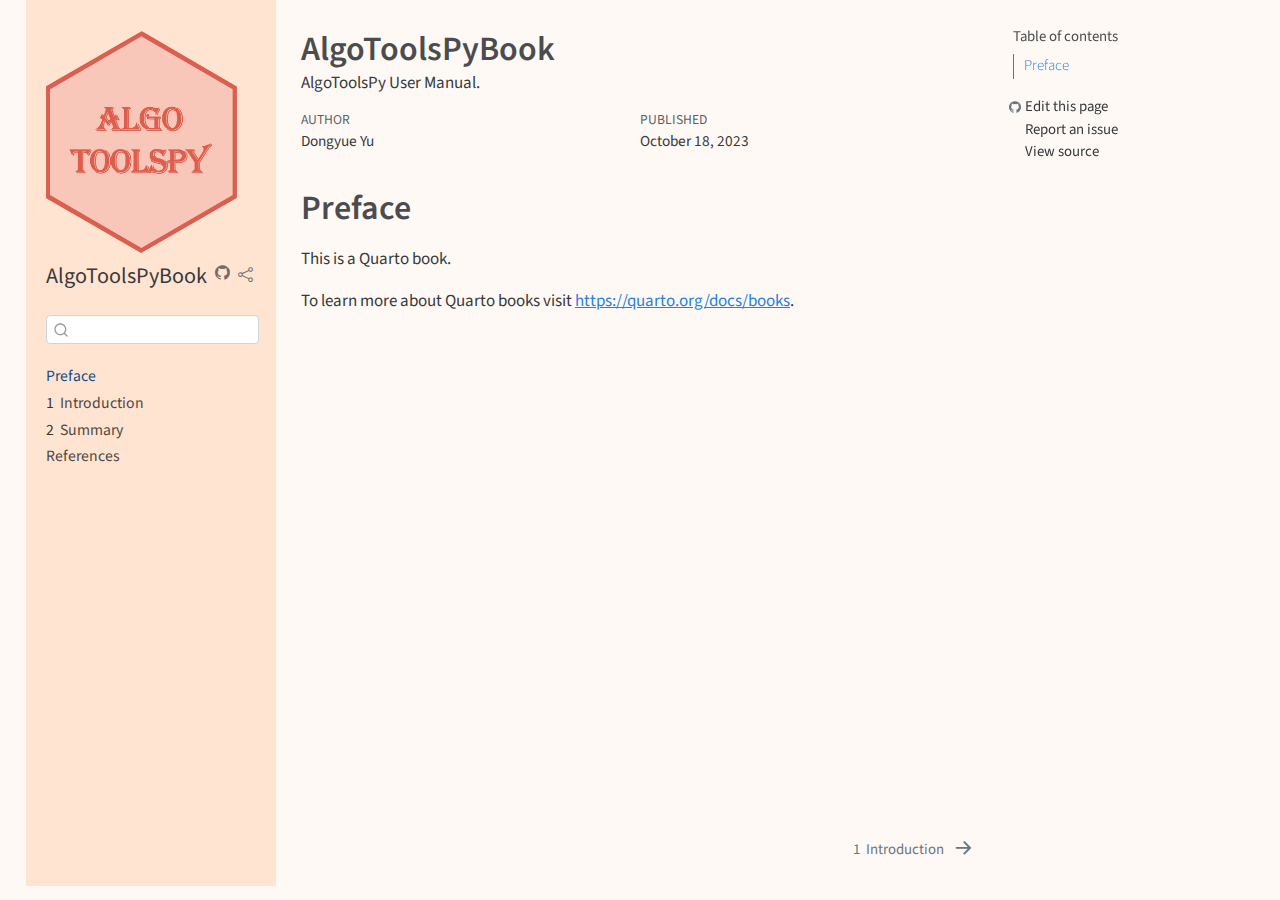
<file: index.html>
<!DOCTYPE html>
<html xmlns="http://www.w3.org/1999/xhtml" lang="en" xml:lang="en"><head>

<meta charset="utf-8">
<meta name="generator" content="quarto-1.3.450">

<meta name="viewport" content="width=device-width, initial-scale=1.0, user-scalable=yes">

<meta name="author" content="Dongyue Yu">
<meta name="dcterms.date" content="2023-10-18">
<meta name="description" content="AlgoToolsPy User Manual.">

<title>AlgoToolsPyBook</title>
<style>
code{white-space: pre-wrap;}
span.smallcaps{font-variant: small-caps;}
div.columns{display: flex; gap: min(4vw, 1.5em);}
div.column{flex: auto; overflow-x: auto;}
div.hanging-indent{margin-left: 1.5em; text-indent: -1.5em;}
ul.task-list{list-style: none;}
ul.task-list li input[type="checkbox"] {
  width: 0.8em;
  margin: 0 0.8em 0.2em -1em; /* quarto-specific, see https://github.com/quarto-dev/quarto-cli/issues/4556 */ 
  vertical-align: middle;
}
</style>


<script src="site_libs/quarto-nav/quarto-nav.js"></script>
<script src="site_libs/quarto-nav/headroom.min.js"></script>
<script src="site_libs/clipboard/clipboard.min.js"></script>
<script src="site_libs/quarto-search/autocomplete.umd.js"></script>
<script src="site_libs/quarto-search/fuse.min.js"></script>
<script src="site_libs/quarto-search/quarto-search.js"></script>
<meta name="quarto:offset" content="./">
<link href="./intro.html" rel="next">
<link href="./algotoolspy_pylogo.png" rel="icon" type="image/png">
<script src="site_libs/quarto-html/quarto.js"></script>
<script src="site_libs/quarto-html/popper.min.js"></script>
<script src="site_libs/quarto-html/tippy.umd.min.js"></script>
<script src="site_libs/quarto-html/anchor.min.js"></script>
<link href="site_libs/quarto-html/tippy.css" rel="stylesheet">
<link href="site_libs/quarto-html/quarto-syntax-highlighting.css" rel="stylesheet" id="quarto-text-highlighting-styles">
<script src="site_libs/bootstrap/bootstrap.min.js"></script>
<link href="site_libs/bootstrap/bootstrap-icons.css" rel="stylesheet">
<link href="site_libs/bootstrap/bootstrap.min.css" rel="stylesheet" id="quarto-bootstrap" data-mode="light">
<script id="quarto-search-options" type="application/json">{
  "location": "sidebar",
  "copy-button": false,
  "collapse-after": 3,
  "panel-placement": "start",
  "type": "textbox",
  "limit": 20,
  "language": {
    "search-no-results-text": "No results",
    "search-matching-documents-text": "matching documents",
    "search-copy-link-title": "Copy link to search",
    "search-hide-matches-text": "Hide additional matches",
    "search-more-match-text": "more match in this document",
    "search-more-matches-text": "more matches in this document",
    "search-clear-button-title": "Clear",
    "search-detached-cancel-button-title": "Cancel",
    "search-submit-button-title": "Submit",
    "search-label": "Search"
  }
}</script>


<link rel="stylesheet" href="custom.css">
<meta property="og:title" content="AlgoToolsPyBook">
<meta property="og:description" content="R package AlgoToolsPy.">
<meta property="og:image" content="https://github.com/SSSYDYSSS/CodeAestheticsRBook/blob/main/algotoolspy_pylogo.png">
<meta property="og:site-name" content="AlgoToolsPyBook">
</head>

<body class="nav-sidebar floating">

<div id="quarto-search-results"></div>
  <header id="quarto-header" class="headroom fixed-top">
  <nav class="quarto-secondary-nav">
    <div class="container-fluid d-flex">
      <button type="button" class="quarto-btn-toggle btn" data-bs-toggle="collapse" data-bs-target="#quarto-sidebar,#quarto-sidebar-glass" aria-controls="quarto-sidebar" aria-expanded="false" aria-label="Toggle sidebar navigation" onclick="if (window.quartoToggleHeadroom) { window.quartoToggleHeadroom(); }">
        <i class="bi bi-layout-text-sidebar-reverse"></i>
      </button>
      <nav class="quarto-page-breadcrumbs" aria-label="breadcrumb"><ol class="breadcrumb"><li class="breadcrumb-item"><a href="./index.html">Preface</a></li></ol></nav>
      <a class="flex-grow-1" role="button" data-bs-toggle="collapse" data-bs-target="#quarto-sidebar,#quarto-sidebar-glass" aria-controls="quarto-sidebar" aria-expanded="false" aria-label="Toggle sidebar navigation" onclick="if (window.quartoToggleHeadroom) { window.quartoToggleHeadroom(); }">      
      </a>
      <button type="button" class="btn quarto-search-button" aria-label="" onclick="window.quartoOpenSearch();">
        <i class="bi bi-search"></i>
      </button>
    </div>
  </nav>
</header>
<!-- content -->
<div id="quarto-content" class="quarto-container page-columns page-rows-contents page-layout-article">
<!-- sidebar -->
  <nav id="quarto-sidebar" class="sidebar collapse collapse-horizontal sidebar-navigation floating overflow-auto">
    <div class="pt-lg-2 mt-2 text-left sidebar-header sidebar-header-stacked">
      <a href="./index.html" class="sidebar-logo-link">
      <img src="./algotoolspy_pylogo.png" alt="" class="sidebar-logo py-0 d-lg-inline d-none">
      </a>
    <div class="sidebar-title mb-0 py-0">
      <a href="./">AlgoToolsPyBook</a> 
        <div class="sidebar-tools-main">
    <a href="https://github.com/SSSYDYSSS/AlgoToolsPyBook" rel="" title="Source Code" class="quarto-navigation-tool px-1" aria-label="Source Code"><i class="bi bi-github"></i></a>
    <div class="dropdown">
      <a href="" title="Share" id="quarto-navigation-tool-dropdown-0" class="quarto-navigation-tool dropdown-toggle px-1" data-bs-toggle="dropdown" aria-expanded="false" aria-label="Share"><i class="bi bi-share"></i></a>
      <ul class="dropdown-menu" aria-labelledby="quarto-navigation-tool-dropdown-0">
          <li>
            <a class="dropdown-item sidebar-tools-main-item" href="https://twitter.com/intent/tweet?url=|url|">
              <i class="bi bi-bi-twitter pe-1"></i>
            Twitter
            </a>
          </li>
          <li>
            <a class="dropdown-item sidebar-tools-main-item" href="https://www.facebook.com/sharer/sharer.php?u=|url|">
              <i class="bi bi-bi-facebook pe-1"></i>
            Facebook
            </a>
          </li>
          <li>
            <a class="dropdown-item sidebar-tools-main-item" href="https://www.linkedin.com/sharing/share-offsite/?url=|url|">
              <i class="bi bi-bi-linkedin pe-1"></i>
            LinkedIn
            </a>
          </li>
      </ul>
    </div>
</div>
    </div>
      </div>
        <div class="mt-2 flex-shrink-0 align-items-center">
        <div class="sidebar-search">
        <div id="quarto-search" class="" title="Search"></div>
        </div>
        </div>
    <div class="sidebar-menu-container"> 
    <ul class="list-unstyled mt-1">
        <li class="sidebar-item">
  <div class="sidebar-item-container"> 
  <a href="./index.html" class="sidebar-item-text sidebar-link active">
 <span class="menu-text">Preface</span></a>
  </div>
</li>
        <li class="sidebar-item">
  <div class="sidebar-item-container"> 
  <a href="./intro.html" class="sidebar-item-text sidebar-link">
 <span class="menu-text"><span class="chapter-number">1</span>&nbsp; <span class="chapter-title">Introduction</span></span></a>
  </div>
</li>
        <li class="sidebar-item">
  <div class="sidebar-item-container"> 
  <a href="./summary.html" class="sidebar-item-text sidebar-link">
 <span class="menu-text"><span class="chapter-number">2</span>&nbsp; <span class="chapter-title">Summary</span></span></a>
  </div>
</li>
        <li class="sidebar-item">
  <div class="sidebar-item-container"> 
  <a href="./references.html" class="sidebar-item-text sidebar-link">
 <span class="menu-text">References</span></a>
  </div>
</li>
    </ul>
    </div>
</nav>
<div id="quarto-sidebar-glass" data-bs-toggle="collapse" data-bs-target="#quarto-sidebar,#quarto-sidebar-glass"></div>
<!-- margin-sidebar -->
    <div id="quarto-margin-sidebar" class="sidebar margin-sidebar">
        <nav id="TOC" role="doc-toc" class="toc-active">
    <h2 id="toc-title">Table of contents</h2>
   
  <ul>
  <li><a href="#preface" id="toc-preface" class="nav-link active" data-scroll-target="#preface">Preface</a></li>
  </ul>
<div class="toc-actions"><div><i class="bi bi-github"></i></div><div class="action-links"><p><a href="https://github.com/SSSYDYSSS/AlgoToolsPyBook/edit/main/index.qmd" class="toc-action">Edit this page</a></p><p><a href="https://github.com/SSSYDYSSS/AlgoToolsPyBook/issues/new" class="toc-action">Report an issue</a></p><p><a href="https://github.com/SSSYDYSSS/AlgoToolsPyBook/blob/main/index.qmd" class="toc-action">View source</a></p></div></div></nav>
    </div>
<!-- main -->
<main class="content" id="quarto-document-content">

<header id="title-block-header" class="quarto-title-block default">
<div class="quarto-title">
<h1 class="title">AlgoToolsPyBook</h1>
</div>

<div>
  <div class="description">
    AlgoToolsPy User Manual.
  </div>
</div>


<div class="quarto-title-meta">

    <div>
    <div class="quarto-title-meta-heading">Author</div>
    <div class="quarto-title-meta-contents">
             <p>Dongyue Yu </p>
          </div>
  </div>
    
    <div>
    <div class="quarto-title-meta-heading">Published</div>
    <div class="quarto-title-meta-contents">
      <p class="date">October 18, 2023</p>
    </div>
  </div>
  
    
  </div>
  

</header>

<section id="preface" class="level1 unnumbered">
<h1 class="unnumbered">Preface</h1>
<p>This is a Quarto book.</p>
<p>To learn more about Quarto books visit <a href="https://quarto.org/docs/books" class="uri">https://quarto.org/docs/books</a>.</p>


</section>

</main> <!-- /main -->
<script id="quarto-html-after-body" type="application/javascript">
window.document.addEventListener("DOMContentLoaded", function (event) {
  const toggleBodyColorMode = (bsSheetEl) => {
    const mode = bsSheetEl.getAttribute("data-mode");
    const bodyEl = window.document.querySelector("body");
    if (mode === "dark") {
      bodyEl.classList.add("quarto-dark");
      bodyEl.classList.remove("quarto-light");
    } else {
      bodyEl.classList.add("quarto-light");
      bodyEl.classList.remove("quarto-dark");
    }
  }
  const toggleBodyColorPrimary = () => {
    const bsSheetEl = window.document.querySelector("link#quarto-bootstrap");
    if (bsSheetEl) {
      toggleBodyColorMode(bsSheetEl);
    }
  }
  toggleBodyColorPrimary();  
  const icon = "";
  const anchorJS = new window.AnchorJS();
  anchorJS.options = {
    placement: 'right',
    icon: icon
  };
  anchorJS.add('.anchored');
  const isCodeAnnotation = (el) => {
    for (const clz of el.classList) {
      if (clz.startsWith('code-annotation-')) {                     
        return true;
      }
    }
    return false;
  }
  const clipboard = new window.ClipboardJS('.code-copy-button', {
    text: function(trigger) {
      const codeEl = trigger.previousElementSibling.cloneNode(true);
      for (const childEl of codeEl.children) {
        if (isCodeAnnotation(childEl)) {
          childEl.remove();
        }
      }
      return codeEl.innerText;
    }
  });
  clipboard.on('success', function(e) {
    // button target
    const button = e.trigger;
    // don't keep focus
    button.blur();
    // flash "checked"
    button.classList.add('code-copy-button-checked');
    var currentTitle = button.getAttribute("title");
    button.setAttribute("title", "Copied!");
    let tooltip;
    if (window.bootstrap) {
      button.setAttribute("data-bs-toggle", "tooltip");
      button.setAttribute("data-bs-placement", "left");
      button.setAttribute("data-bs-title", "Copied!");
      tooltip = new bootstrap.Tooltip(button, 
        { trigger: "manual", 
          customClass: "code-copy-button-tooltip",
          offset: [0, -8]});
      tooltip.show();    
    }
    setTimeout(function() {
      if (tooltip) {
        tooltip.hide();
        button.removeAttribute("data-bs-title");
        button.removeAttribute("data-bs-toggle");
        button.removeAttribute("data-bs-placement");
      }
      button.setAttribute("title", currentTitle);
      button.classList.remove('code-copy-button-checked');
    }, 1000);
    // clear code selection
    e.clearSelection();
  });
  function tippyHover(el, contentFn) {
    const config = {
      allowHTML: true,
      content: contentFn,
      maxWidth: 500,
      delay: 100,
      arrow: false,
      appendTo: function(el) {
          return el.parentElement;
      },
      interactive: true,
      interactiveBorder: 10,
      theme: 'quarto',
      placement: 'bottom-start'
    };
    window.tippy(el, config); 
  }
  const noterefs = window.document.querySelectorAll('a[role="doc-noteref"]');
  for (var i=0; i<noterefs.length; i++) {
    const ref = noterefs[i];
    tippyHover(ref, function() {
      // use id or data attribute instead here
      let href = ref.getAttribute('data-footnote-href') || ref.getAttribute('href');
      try { href = new URL(href).hash; } catch {}
      const id = href.replace(/^#\/?/, "");
      const note = window.document.getElementById(id);
      return note.innerHTML;
    });
  }
      let selectedAnnoteEl;
      const selectorForAnnotation = ( cell, annotation) => {
        let cellAttr = 'data-code-cell="' + cell + '"';
        let lineAttr = 'data-code-annotation="' +  annotation + '"';
        const selector = 'span[' + cellAttr + '][' + lineAttr + ']';
        return selector;
      }
      const selectCodeLines = (annoteEl) => {
        const doc = window.document;
        const targetCell = annoteEl.getAttribute("data-target-cell");
        const targetAnnotation = annoteEl.getAttribute("data-target-annotation");
        const annoteSpan = window.document.querySelector(selectorForAnnotation(targetCell, targetAnnotation));
        const lines = annoteSpan.getAttribute("data-code-lines").split(",");
        const lineIds = lines.map((line) => {
          return targetCell + "-" + line;
        })
        let top = null;
        let height = null;
        let parent = null;
        if (lineIds.length > 0) {
            //compute the position of the single el (top and bottom and make a div)
            const el = window.document.getElementById(lineIds[0]);
            top = el.offsetTop;
            height = el.offsetHeight;
            parent = el.parentElement.parentElement;
          if (lineIds.length > 1) {
            const lastEl = window.document.getElementById(lineIds[lineIds.length - 1]);
            const bottom = lastEl.offsetTop + lastEl.offsetHeight;
            height = bottom - top;
          }
          if (top !== null && height !== null && parent !== null) {
            // cook up a div (if necessary) and position it 
            let div = window.document.getElementById("code-annotation-line-highlight");
            if (div === null) {
              div = window.document.createElement("div");
              div.setAttribute("id", "code-annotation-line-highlight");
              div.style.position = 'absolute';
              parent.appendChild(div);
            }
            div.style.top = top - 2 + "px";
            div.style.height = height + 4 + "px";
            let gutterDiv = window.document.getElementById("code-annotation-line-highlight-gutter");
            if (gutterDiv === null) {
              gutterDiv = window.document.createElement("div");
              gutterDiv.setAttribute("id", "code-annotation-line-highlight-gutter");
              gutterDiv.style.position = 'absolute';
              const codeCell = window.document.getElementById(targetCell);
              const gutter = codeCell.querySelector('.code-annotation-gutter');
              gutter.appendChild(gutterDiv);
            }
            gutterDiv.style.top = top - 2 + "px";
            gutterDiv.style.height = height + 4 + "px";
          }
          selectedAnnoteEl = annoteEl;
        }
      };
      const unselectCodeLines = () => {
        const elementsIds = ["code-annotation-line-highlight", "code-annotation-line-highlight-gutter"];
        elementsIds.forEach((elId) => {
          const div = window.document.getElementById(elId);
          if (div) {
            div.remove();
          }
        });
        selectedAnnoteEl = undefined;
      };
      // Attach click handler to the DT
      const annoteDls = window.document.querySelectorAll('dt[data-target-cell]');
      for (const annoteDlNode of annoteDls) {
        annoteDlNode.addEventListener('click', (event) => {
          const clickedEl = event.target;
          if (clickedEl !== selectedAnnoteEl) {
            unselectCodeLines();
            const activeEl = window.document.querySelector('dt[data-target-cell].code-annotation-active');
            if (activeEl) {
              activeEl.classList.remove('code-annotation-active');
            }
            selectCodeLines(clickedEl);
            clickedEl.classList.add('code-annotation-active');
          } else {
            // Unselect the line
            unselectCodeLines();
            clickedEl.classList.remove('code-annotation-active');
          }
        });
      }
  const findCites = (el) => {
    const parentEl = el.parentElement;
    if (parentEl) {
      const cites = parentEl.dataset.cites;
      if (cites) {
        return {
          el,
          cites: cites.split(' ')
        };
      } else {
        return findCites(el.parentElement)
      }
    } else {
      return undefined;
    }
  };
  var bibliorefs = window.document.querySelectorAll('a[role="doc-biblioref"]');
  for (var i=0; i<bibliorefs.length; i++) {
    const ref = bibliorefs[i];
    const citeInfo = findCites(ref);
    if (citeInfo) {
      tippyHover(citeInfo.el, function() {
        var popup = window.document.createElement('div');
        citeInfo.cites.forEach(function(cite) {
          var citeDiv = window.document.createElement('div');
          citeDiv.classList.add('hanging-indent');
          citeDiv.classList.add('csl-entry');
          var biblioDiv = window.document.getElementById('ref-' + cite);
          if (biblioDiv) {
            citeDiv.innerHTML = biblioDiv.innerHTML;
          }
          popup.appendChild(citeDiv);
        });
        return popup.innerHTML;
      });
    }
  }
});
</script>
<script src="https://giscus.app/client.js" data-repo="SSSYDYSSS/AlgoToolsPyBook" data-repo-id="R_kgDOKjTvYw" data-category="General" data-category-id="DIC_kwDOKjTvY84CaVTP" data-mapping="title" data-reactions-enabled="1" data-emit-metadata="0" data-input-position="top" data-theme="light" data-lang="en" crossorigin="anonymous" async="">
</script>
<nav class="page-navigation">
  <div class="nav-page nav-page-previous">
  </div>
  <div class="nav-page nav-page-next">
      <a href="./intro.html" class="pagination-link">
        <span class="nav-page-text"><span class="chapter-number">1</span>&nbsp; <span class="chapter-title">Introduction</span></span> <i class="bi bi-arrow-right-short"></i>
      </a>
  </div>
</nav>
</div> <!-- /content -->



</body></html>
</file>
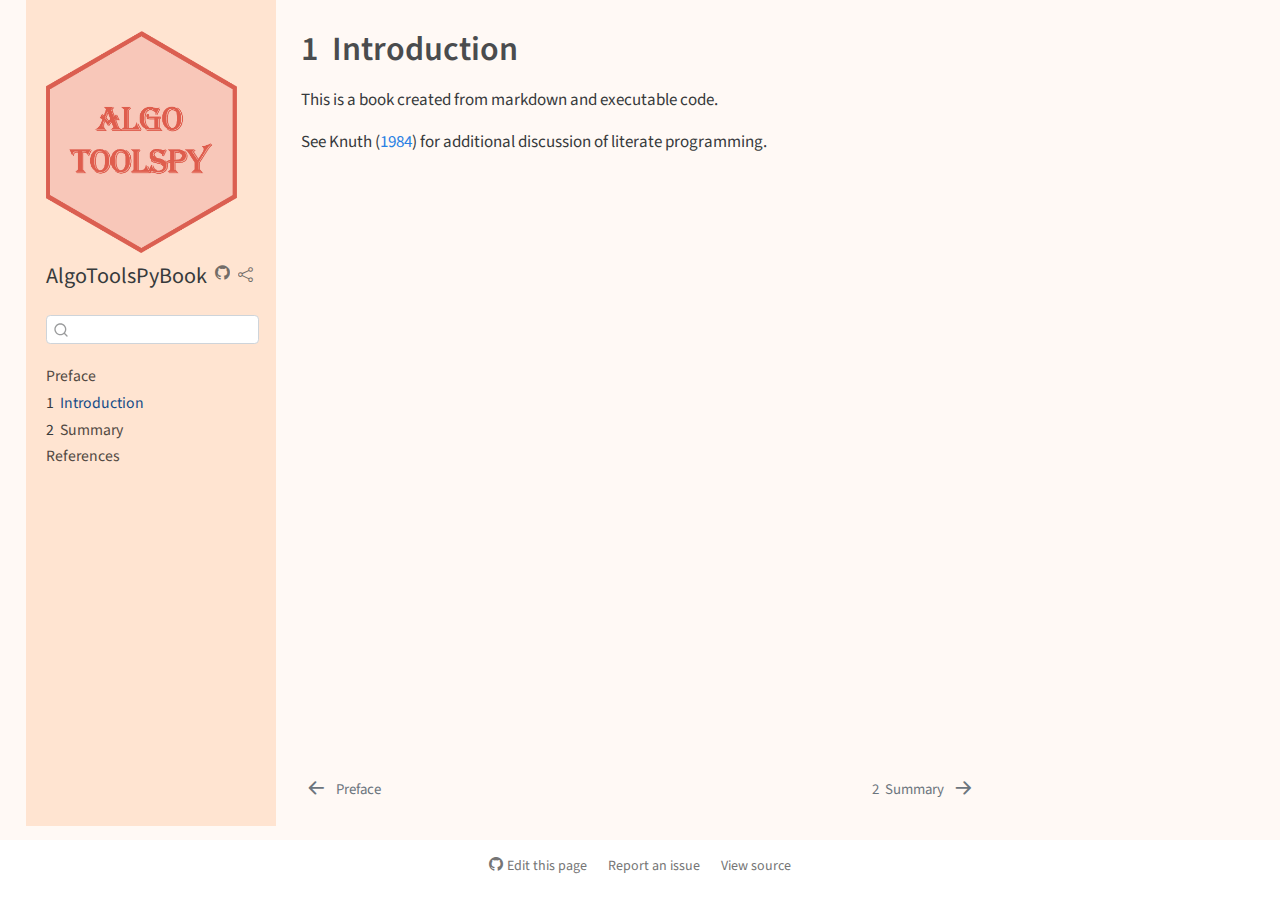
<file: intro.html>
<!DOCTYPE html>
<html xmlns="http://www.w3.org/1999/xhtml" lang="en" xml:lang="en"><head>

<meta charset="utf-8">
<meta name="generator" content="quarto-1.3.450">

<meta name="viewport" content="width=device-width, initial-scale=1.0, user-scalable=yes">

<meta name="description" content="AlgoToolsPy User Manual.">

<title>AlgoToolsPyBook - 1&nbsp; Introduction</title>
<style>
code{white-space: pre-wrap;}
span.smallcaps{font-variant: small-caps;}
div.columns{display: flex; gap: min(4vw, 1.5em);}
div.column{flex: auto; overflow-x: auto;}
div.hanging-indent{margin-left: 1.5em; text-indent: -1.5em;}
ul.task-list{list-style: none;}
ul.task-list li input[type="checkbox"] {
  width: 0.8em;
  margin: 0 0.8em 0.2em -1em; /* quarto-specific, see https://github.com/quarto-dev/quarto-cli/issues/4556 */ 
  vertical-align: middle;
}
/* CSS for citations */
div.csl-bib-body { }
div.csl-entry {
  clear: both;
}
.hanging-indent div.csl-entry {
  margin-left:2em;
  text-indent:-2em;
}
div.csl-left-margin {
  min-width:2em;
  float:left;
}
div.csl-right-inline {
  margin-left:2em;
  padding-left:1em;
}
div.csl-indent {
  margin-left: 2em;
}</style>


<script src="site_libs/quarto-nav/quarto-nav.js"></script>
<script src="site_libs/quarto-nav/headroom.min.js"></script>
<script src="site_libs/clipboard/clipboard.min.js"></script>
<script src="site_libs/quarto-search/autocomplete.umd.js"></script>
<script src="site_libs/quarto-search/fuse.min.js"></script>
<script src="site_libs/quarto-search/quarto-search.js"></script>
<meta name="quarto:offset" content="./">
<link href="./summary.html" rel="next">
<link href="./index.html" rel="prev">
<link href="./algotoolspy_pylogo.png" rel="icon" type="image/png">
<script src="site_libs/quarto-html/quarto.js"></script>
<script src="site_libs/quarto-html/popper.min.js"></script>
<script src="site_libs/quarto-html/tippy.umd.min.js"></script>
<script src="site_libs/quarto-html/anchor.min.js"></script>
<link href="site_libs/quarto-html/tippy.css" rel="stylesheet">
<link href="site_libs/quarto-html/quarto-syntax-highlighting.css" rel="stylesheet" id="quarto-text-highlighting-styles">
<script src="site_libs/bootstrap/bootstrap.min.js"></script>
<link href="site_libs/bootstrap/bootstrap-icons.css" rel="stylesheet">
<link href="site_libs/bootstrap/bootstrap.min.css" rel="stylesheet" id="quarto-bootstrap" data-mode="light">
<script id="quarto-search-options" type="application/json">{
  "location": "sidebar",
  "copy-button": false,
  "collapse-after": 3,
  "panel-placement": "start",
  "type": "textbox",
  "limit": 20,
  "language": {
    "search-no-results-text": "No results",
    "search-matching-documents-text": "matching documents",
    "search-copy-link-title": "Copy link to search",
    "search-hide-matches-text": "Hide additional matches",
    "search-more-match-text": "more match in this document",
    "search-more-matches-text": "more matches in this document",
    "search-clear-button-title": "Clear",
    "search-detached-cancel-button-title": "Cancel",
    "search-submit-button-title": "Submit",
    "search-label": "Search"
  }
}</script>


<link rel="stylesheet" href="custom.css">
<meta property="og:title" content="AlgoToolsPyBook - 1&nbsp; Introduction">
<meta property="og:description" content="R package AlgoToolsPy.">
<meta property="og:image" content="https://github.com/SSSYDYSSS/CodeAestheticsRBook/blob/main/algotoolspy_pylogo.png">
<meta property="og:site-name" content="AlgoToolsPyBook">
</head>

<body class="nav-sidebar floating">

<div id="quarto-search-results"></div>
  <header id="quarto-header" class="headroom fixed-top">
  <nav class="quarto-secondary-nav">
    <div class="container-fluid d-flex">
      <button type="button" class="quarto-btn-toggle btn" data-bs-toggle="collapse" data-bs-target="#quarto-sidebar,#quarto-sidebar-glass" aria-controls="quarto-sidebar" aria-expanded="false" aria-label="Toggle sidebar navigation" onclick="if (window.quartoToggleHeadroom) { window.quartoToggleHeadroom(); }">
        <i class="bi bi-layout-text-sidebar-reverse"></i>
      </button>
      <nav class="quarto-page-breadcrumbs" aria-label="breadcrumb"><ol class="breadcrumb"><li class="breadcrumb-item"><a href="./intro.html"><span class="chapter-number">1</span>&nbsp; <span class="chapter-title">Introduction</span></a></li></ol></nav>
      <a class="flex-grow-1" role="button" data-bs-toggle="collapse" data-bs-target="#quarto-sidebar,#quarto-sidebar-glass" aria-controls="quarto-sidebar" aria-expanded="false" aria-label="Toggle sidebar navigation" onclick="if (window.quartoToggleHeadroom) { window.quartoToggleHeadroom(); }">      
      </a>
      <button type="button" class="btn quarto-search-button" aria-label="" onclick="window.quartoOpenSearch();">
        <i class="bi bi-search"></i>
      </button>
    </div>
  </nav>
</header>
<!-- content -->
<div id="quarto-content" class="quarto-container page-columns page-rows-contents page-layout-article">
<!-- sidebar -->
  <nav id="quarto-sidebar" class="sidebar collapse collapse-horizontal sidebar-navigation floating overflow-auto">
    <div class="pt-lg-2 mt-2 text-left sidebar-header sidebar-header-stacked">
      <a href="./index.html" class="sidebar-logo-link">
      <img src="./algotoolspy_pylogo.png" alt="" class="sidebar-logo py-0 d-lg-inline d-none">
      </a>
    <div class="sidebar-title mb-0 py-0">
      <a href="./">AlgoToolsPyBook</a> 
        <div class="sidebar-tools-main">
    <a href="https://github.com/SSSYDYSSS/AlgoToolsPyBook" rel="" title="Source Code" class="quarto-navigation-tool px-1" aria-label="Source Code"><i class="bi bi-github"></i></a>
    <div class="dropdown">
      <a href="" title="Share" id="quarto-navigation-tool-dropdown-0" class="quarto-navigation-tool dropdown-toggle px-1" data-bs-toggle="dropdown" aria-expanded="false" aria-label="Share"><i class="bi bi-share"></i></a>
      <ul class="dropdown-menu" aria-labelledby="quarto-navigation-tool-dropdown-0">
          <li>
            <a class="dropdown-item sidebar-tools-main-item" href="https://twitter.com/intent/tweet?url=|url|">
              <i class="bi bi-bi-twitter pe-1"></i>
            Twitter
            </a>
          </li>
          <li>
            <a class="dropdown-item sidebar-tools-main-item" href="https://www.facebook.com/sharer/sharer.php?u=|url|">
              <i class="bi bi-bi-facebook pe-1"></i>
            Facebook
            </a>
          </li>
          <li>
            <a class="dropdown-item sidebar-tools-main-item" href="https://www.linkedin.com/sharing/share-offsite/?url=|url|">
              <i class="bi bi-bi-linkedin pe-1"></i>
            LinkedIn
            </a>
          </li>
      </ul>
    </div>
</div>
    </div>
      </div>
        <div class="mt-2 flex-shrink-0 align-items-center">
        <div class="sidebar-search">
        <div id="quarto-search" class="" title="Search"></div>
        </div>
        </div>
    <div class="sidebar-menu-container"> 
    <ul class="list-unstyled mt-1">
        <li class="sidebar-item">
  <div class="sidebar-item-container"> 
  <a href="./index.html" class="sidebar-item-text sidebar-link">
 <span class="menu-text">Preface</span></a>
  </div>
</li>
        <li class="sidebar-item">
  <div class="sidebar-item-container"> 
  <a href="./intro.html" class="sidebar-item-text sidebar-link active">
 <span class="menu-text"><span class="chapter-number">1</span>&nbsp; <span class="chapter-title">Introduction</span></span></a>
  </div>
</li>
        <li class="sidebar-item">
  <div class="sidebar-item-container"> 
  <a href="./summary.html" class="sidebar-item-text sidebar-link">
 <span class="menu-text"><span class="chapter-number">2</span>&nbsp; <span class="chapter-title">Summary</span></span></a>
  </div>
</li>
        <li class="sidebar-item">
  <div class="sidebar-item-container"> 
  <a href="./references.html" class="sidebar-item-text sidebar-link">
 <span class="menu-text">References</span></a>
  </div>
</li>
    </ul>
    </div>
</nav>
<div id="quarto-sidebar-glass" data-bs-toggle="collapse" data-bs-target="#quarto-sidebar,#quarto-sidebar-glass"></div>
<!-- margin-sidebar -->
    <div id="quarto-margin-sidebar" class="sidebar margin-sidebar">
        
    </div>
<!-- main -->
<main class="content" id="quarto-document-content">

<header id="title-block-header" class="quarto-title-block default">
<div class="quarto-title">
<h1 class="title"><span class="chapter-number">1</span>&nbsp; <span class="chapter-title">Introduction</span></h1>
</div>



<div class="quarto-title-meta">

    
  
    
  </div>
  

</header>

<p>This is a book created from markdown and executable code.</p>
<p>See <span class="citation" data-cites="knuth84">Knuth (<a href="references.html#ref-knuth84" role="doc-biblioref">1984</a>)</span> for additional discussion of literate programming.</p>


<div id="refs" class="references csl-bib-body hanging-indent" role="list" style="display: none">
<div id="ref-knuth84" class="csl-entry" role="listitem">
Knuth, Donald E. 1984. <span>“Literate Programming.”</span> <em>Comput. J.</em> 27 (2): 97–111. <a href="https://doi.org/10.1093/comjnl/27.2.97">https://doi.org/10.1093/comjnl/27.2.97</a>.
</div>
</div>

</main> <!-- /main -->
<script id="quarto-html-after-body" type="application/javascript">
window.document.addEventListener("DOMContentLoaded", function (event) {
  const toggleBodyColorMode = (bsSheetEl) => {
    const mode = bsSheetEl.getAttribute("data-mode");
    const bodyEl = window.document.querySelector("body");
    if (mode === "dark") {
      bodyEl.classList.add("quarto-dark");
      bodyEl.classList.remove("quarto-light");
    } else {
      bodyEl.classList.add("quarto-light");
      bodyEl.classList.remove("quarto-dark");
    }
  }
  const toggleBodyColorPrimary = () => {
    const bsSheetEl = window.document.querySelector("link#quarto-bootstrap");
    if (bsSheetEl) {
      toggleBodyColorMode(bsSheetEl);
    }
  }
  toggleBodyColorPrimary();  
  const icon = "";
  const anchorJS = new window.AnchorJS();
  anchorJS.options = {
    placement: 'right',
    icon: icon
  };
  anchorJS.add('.anchored');
  const isCodeAnnotation = (el) => {
    for (const clz of el.classList) {
      if (clz.startsWith('code-annotation-')) {                     
        return true;
      }
    }
    return false;
  }
  const clipboard = new window.ClipboardJS('.code-copy-button', {
    text: function(trigger) {
      const codeEl = trigger.previousElementSibling.cloneNode(true);
      for (const childEl of codeEl.children) {
        if (isCodeAnnotation(childEl)) {
          childEl.remove();
        }
      }
      return codeEl.innerText;
    }
  });
  clipboard.on('success', function(e) {
    // button target
    const button = e.trigger;
    // don't keep focus
    button.blur();
    // flash "checked"
    button.classList.add('code-copy-button-checked');
    var currentTitle = button.getAttribute("title");
    button.setAttribute("title", "Copied!");
    let tooltip;
    if (window.bootstrap) {
      button.setAttribute("data-bs-toggle", "tooltip");
      button.setAttribute("data-bs-placement", "left");
      button.setAttribute("data-bs-title", "Copied!");
      tooltip = new bootstrap.Tooltip(button, 
        { trigger: "manual", 
          customClass: "code-copy-button-tooltip",
          offset: [0, -8]});
      tooltip.show();    
    }
    setTimeout(function() {
      if (tooltip) {
        tooltip.hide();
        button.removeAttribute("data-bs-title");
        button.removeAttribute("data-bs-toggle");
        button.removeAttribute("data-bs-placement");
      }
      button.setAttribute("title", currentTitle);
      button.classList.remove('code-copy-button-checked');
    }, 1000);
    // clear code selection
    e.clearSelection();
  });
  function tippyHover(el, contentFn) {
    const config = {
      allowHTML: true,
      content: contentFn,
      maxWidth: 500,
      delay: 100,
      arrow: false,
      appendTo: function(el) {
          return el.parentElement;
      },
      interactive: true,
      interactiveBorder: 10,
      theme: 'quarto',
      placement: 'bottom-start'
    };
    window.tippy(el, config); 
  }
  const noterefs = window.document.querySelectorAll('a[role="doc-noteref"]');
  for (var i=0; i<noterefs.length; i++) {
    const ref = noterefs[i];
    tippyHover(ref, function() {
      // use id or data attribute instead here
      let href = ref.getAttribute('data-footnote-href') || ref.getAttribute('href');
      try { href = new URL(href).hash; } catch {}
      const id = href.replace(/^#\/?/, "");
      const note = window.document.getElementById(id);
      return note.innerHTML;
    });
  }
      let selectedAnnoteEl;
      const selectorForAnnotation = ( cell, annotation) => {
        let cellAttr = 'data-code-cell="' + cell + '"';
        let lineAttr = 'data-code-annotation="' +  annotation + '"';
        const selector = 'span[' + cellAttr + '][' + lineAttr + ']';
        return selector;
      }
      const selectCodeLines = (annoteEl) => {
        const doc = window.document;
        const targetCell = annoteEl.getAttribute("data-target-cell");
        const targetAnnotation = annoteEl.getAttribute("data-target-annotation");
        const annoteSpan = window.document.querySelector(selectorForAnnotation(targetCell, targetAnnotation));
        const lines = annoteSpan.getAttribute("data-code-lines").split(",");
        const lineIds = lines.map((line) => {
          return targetCell + "-" + line;
        })
        let top = null;
        let height = null;
        let parent = null;
        if (lineIds.length > 0) {
            //compute the position of the single el (top and bottom and make a div)
            const el = window.document.getElementById(lineIds[0]);
            top = el.offsetTop;
            height = el.offsetHeight;
            parent = el.parentElement.parentElement;
          if (lineIds.length > 1) {
            const lastEl = window.document.getElementById(lineIds[lineIds.length - 1]);
            const bottom = lastEl.offsetTop + lastEl.offsetHeight;
            height = bottom - top;
          }
          if (top !== null && height !== null && parent !== null) {
            // cook up a div (if necessary) and position it 
            let div = window.document.getElementById("code-annotation-line-highlight");
            if (div === null) {
              div = window.document.createElement("div");
              div.setAttribute("id", "code-annotation-line-highlight");
              div.style.position = 'absolute';
              parent.appendChild(div);
            }
            div.style.top = top - 2 + "px";
            div.style.height = height + 4 + "px";
            let gutterDiv = window.document.getElementById("code-annotation-line-highlight-gutter");
            if (gutterDiv === null) {
              gutterDiv = window.document.createElement("div");
              gutterDiv.setAttribute("id", "code-annotation-line-highlight-gutter");
              gutterDiv.style.position = 'absolute';
              const codeCell = window.document.getElementById(targetCell);
              const gutter = codeCell.querySelector('.code-annotation-gutter');
              gutter.appendChild(gutterDiv);
            }
            gutterDiv.style.top = top - 2 + "px";
            gutterDiv.style.height = height + 4 + "px";
          }
          selectedAnnoteEl = annoteEl;
        }
      };
      const unselectCodeLines = () => {
        const elementsIds = ["code-annotation-line-highlight", "code-annotation-line-highlight-gutter"];
        elementsIds.forEach((elId) => {
          const div = window.document.getElementById(elId);
          if (div) {
            div.remove();
          }
        });
        selectedAnnoteEl = undefined;
      };
      // Attach click handler to the DT
      const annoteDls = window.document.querySelectorAll('dt[data-target-cell]');
      for (const annoteDlNode of annoteDls) {
        annoteDlNode.addEventListener('click', (event) => {
          const clickedEl = event.target;
          if (clickedEl !== selectedAnnoteEl) {
            unselectCodeLines();
            const activeEl = window.document.querySelector('dt[data-target-cell].code-annotation-active');
            if (activeEl) {
              activeEl.classList.remove('code-annotation-active');
            }
            selectCodeLines(clickedEl);
            clickedEl.classList.add('code-annotation-active');
          } else {
            // Unselect the line
            unselectCodeLines();
            clickedEl.classList.remove('code-annotation-active');
          }
        });
      }
  const findCites = (el) => {
    const parentEl = el.parentElement;
    if (parentEl) {
      const cites = parentEl.dataset.cites;
      if (cites) {
        return {
          el,
          cites: cites.split(' ')
        };
      } else {
        return findCites(el.parentElement)
      }
    } else {
      return undefined;
    }
  };
  var bibliorefs = window.document.querySelectorAll('a[role="doc-biblioref"]');
  for (var i=0; i<bibliorefs.length; i++) {
    const ref = bibliorefs[i];
    const citeInfo = findCites(ref);
    if (citeInfo) {
      tippyHover(citeInfo.el, function() {
        var popup = window.document.createElement('div');
        citeInfo.cites.forEach(function(cite) {
          var citeDiv = window.document.createElement('div');
          citeDiv.classList.add('hanging-indent');
          citeDiv.classList.add('csl-entry');
          var biblioDiv = window.document.getElementById('ref-' + cite);
          if (biblioDiv) {
            citeDiv.innerHTML = biblioDiv.innerHTML;
          }
          popup.appendChild(citeDiv);
        });
        return popup.innerHTML;
      });
    }
  }
});
</script>
<script src="https://giscus.app/client.js" data-repo="SSSYDYSSS/AlgoToolsPyBook" data-repo-id="R_kgDOKjTvYw" data-category="General" data-category-id="DIC_kwDOKjTvY84CaVTP" data-mapping="title" data-reactions-enabled="1" data-emit-metadata="0" data-input-position="top" data-theme="light" data-lang="en" crossorigin="anonymous" async="">
</script>
<nav class="page-navigation">
  <div class="nav-page nav-page-previous">
      <a href="./index.html" class="pagination-link">
        <i class="bi bi-arrow-left-short"></i> <span class="nav-page-text">Preface</span>
      </a>          
  </div>
  <div class="nav-page nav-page-next">
      <a href="./summary.html" class="pagination-link">
        <span class="nav-page-text"><span class="chapter-number">2</span>&nbsp; <span class="chapter-title">Summary</span></span> <i class="bi bi-arrow-right-short"></i>
      </a>
  </div>
</nav>
</div> <!-- /content -->



<footer class="footer"><div class="nav-footer"><div class="nav-footer-center"><div class="toc-actions"><div><i class="bi bi-github"></i></div><div class="action-links"><p><a href="https://github.com/SSSYDYSSS/AlgoToolsPyBook/edit/main/intro.qmd" class="toc-action">Edit this page</a></p><p><a href="https://github.com/SSSYDYSSS/AlgoToolsPyBook/issues/new" class="toc-action">Report an issue</a></p><p><a href="https://github.com/SSSYDYSSS/AlgoToolsPyBook/blob/main/intro.qmd" class="toc-action">View source</a></p></div></div></div></div></footer></body></html>
</file>
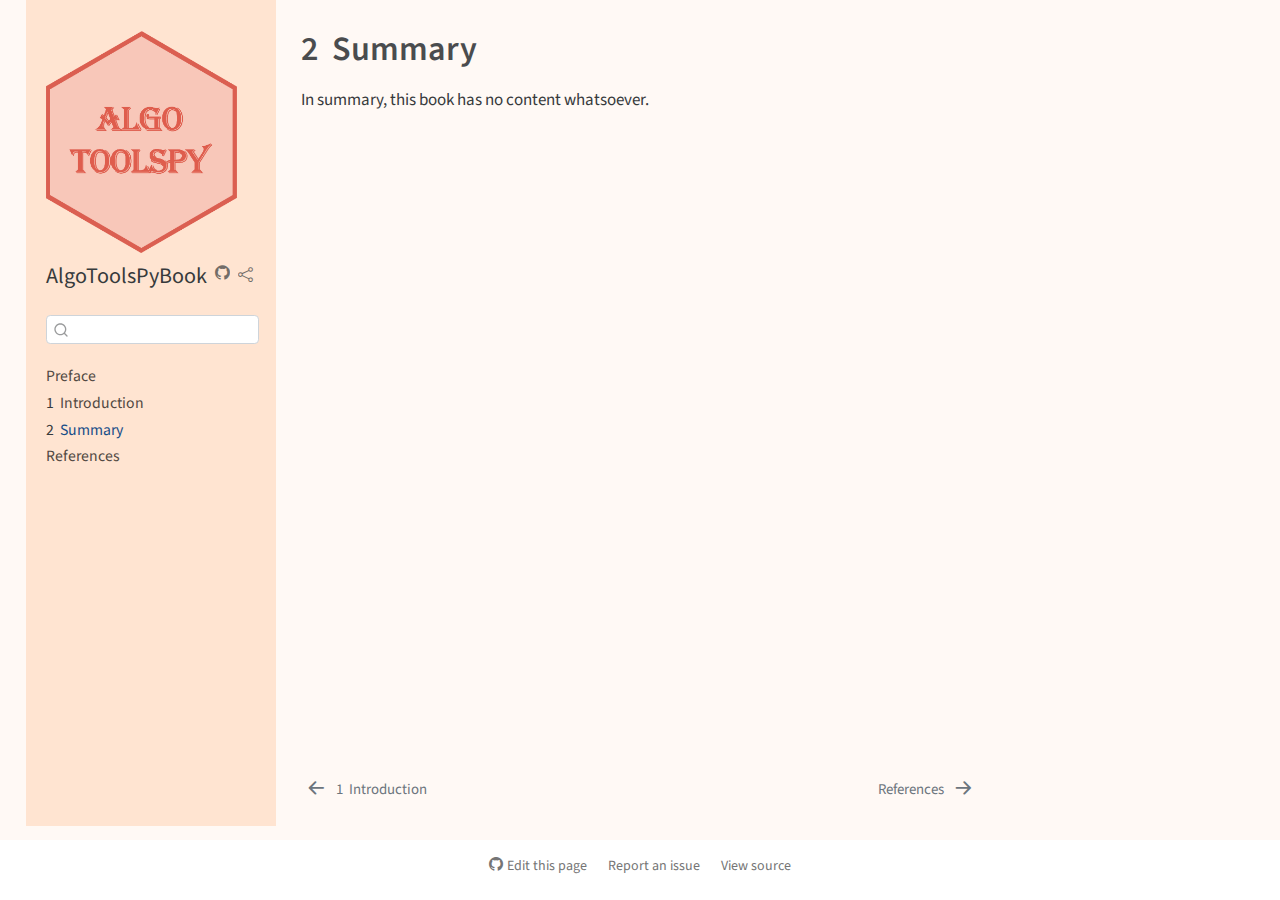
<file: summary.html>
<!DOCTYPE html>
<html xmlns="http://www.w3.org/1999/xhtml" lang="en" xml:lang="en"><head>

<meta charset="utf-8">
<meta name="generator" content="quarto-1.3.450">

<meta name="viewport" content="width=device-width, initial-scale=1.0, user-scalable=yes">

<meta name="description" content="AlgoToolsPy User Manual.">

<title>AlgoToolsPyBook - 2&nbsp; Summary</title>
<style>
code{white-space: pre-wrap;}
span.smallcaps{font-variant: small-caps;}
div.columns{display: flex; gap: min(4vw, 1.5em);}
div.column{flex: auto; overflow-x: auto;}
div.hanging-indent{margin-left: 1.5em; text-indent: -1.5em;}
ul.task-list{list-style: none;}
ul.task-list li input[type="checkbox"] {
  width: 0.8em;
  margin: 0 0.8em 0.2em -1em; /* quarto-specific, see https://github.com/quarto-dev/quarto-cli/issues/4556 */ 
  vertical-align: middle;
}
</style>


<script src="site_libs/quarto-nav/quarto-nav.js"></script>
<script src="site_libs/quarto-nav/headroom.min.js"></script>
<script src="site_libs/clipboard/clipboard.min.js"></script>
<script src="site_libs/quarto-search/autocomplete.umd.js"></script>
<script src="site_libs/quarto-search/fuse.min.js"></script>
<script src="site_libs/quarto-search/quarto-search.js"></script>
<meta name="quarto:offset" content="./">
<link href="./references.html" rel="next">
<link href="./intro.html" rel="prev">
<link href="./algotoolspy_pylogo.png" rel="icon" type="image/png">
<script src="site_libs/quarto-html/quarto.js"></script>
<script src="site_libs/quarto-html/popper.min.js"></script>
<script src="site_libs/quarto-html/tippy.umd.min.js"></script>
<script src="site_libs/quarto-html/anchor.min.js"></script>
<link href="site_libs/quarto-html/tippy.css" rel="stylesheet">
<link href="site_libs/quarto-html/quarto-syntax-highlighting.css" rel="stylesheet" id="quarto-text-highlighting-styles">
<script src="site_libs/bootstrap/bootstrap.min.js"></script>
<link href="site_libs/bootstrap/bootstrap-icons.css" rel="stylesheet">
<link href="site_libs/bootstrap/bootstrap.min.css" rel="stylesheet" id="quarto-bootstrap" data-mode="light">
<script id="quarto-search-options" type="application/json">{
  "location": "sidebar",
  "copy-button": false,
  "collapse-after": 3,
  "panel-placement": "start",
  "type": "textbox",
  "limit": 20,
  "language": {
    "search-no-results-text": "No results",
    "search-matching-documents-text": "matching documents",
    "search-copy-link-title": "Copy link to search",
    "search-hide-matches-text": "Hide additional matches",
    "search-more-match-text": "more match in this document",
    "search-more-matches-text": "more matches in this document",
    "search-clear-button-title": "Clear",
    "search-detached-cancel-button-title": "Cancel",
    "search-submit-button-title": "Submit",
    "search-label": "Search"
  }
}</script>


<link rel="stylesheet" href="custom.css">
<meta property="og:title" content="AlgoToolsPyBook - 2&nbsp; Summary">
<meta property="og:description" content="R package AlgoToolsPy.">
<meta property="og:image" content="https://github.com/SSSYDYSSS/CodeAestheticsRBook/blob/main/algotoolspy_pylogo.png">
<meta property="og:site-name" content="AlgoToolsPyBook">
</head>

<body class="nav-sidebar floating">

<div id="quarto-search-results"></div>
  <header id="quarto-header" class="headroom fixed-top">
  <nav class="quarto-secondary-nav">
    <div class="container-fluid d-flex">
      <button type="button" class="quarto-btn-toggle btn" data-bs-toggle="collapse" data-bs-target="#quarto-sidebar,#quarto-sidebar-glass" aria-controls="quarto-sidebar" aria-expanded="false" aria-label="Toggle sidebar navigation" onclick="if (window.quartoToggleHeadroom) { window.quartoToggleHeadroom(); }">
        <i class="bi bi-layout-text-sidebar-reverse"></i>
      </button>
      <nav class="quarto-page-breadcrumbs" aria-label="breadcrumb"><ol class="breadcrumb"><li class="breadcrumb-item"><a href="./summary.html"><span class="chapter-number">2</span>&nbsp; <span class="chapter-title">Summary</span></a></li></ol></nav>
      <a class="flex-grow-1" role="button" data-bs-toggle="collapse" data-bs-target="#quarto-sidebar,#quarto-sidebar-glass" aria-controls="quarto-sidebar" aria-expanded="false" aria-label="Toggle sidebar navigation" onclick="if (window.quartoToggleHeadroom) { window.quartoToggleHeadroom(); }">      
      </a>
      <button type="button" class="btn quarto-search-button" aria-label="" onclick="window.quartoOpenSearch();">
        <i class="bi bi-search"></i>
      </button>
    </div>
  </nav>
</header>
<!-- content -->
<div id="quarto-content" class="quarto-container page-columns page-rows-contents page-layout-article">
<!-- sidebar -->
  <nav id="quarto-sidebar" class="sidebar collapse collapse-horizontal sidebar-navigation floating overflow-auto">
    <div class="pt-lg-2 mt-2 text-left sidebar-header sidebar-header-stacked">
      <a href="./index.html" class="sidebar-logo-link">
      <img src="./algotoolspy_pylogo.png" alt="" class="sidebar-logo py-0 d-lg-inline d-none">
      </a>
    <div class="sidebar-title mb-0 py-0">
      <a href="./">AlgoToolsPyBook</a> 
        <div class="sidebar-tools-main">
    <a href="https://github.com/SSSYDYSSS/AlgoToolsPyBook" rel="" title="Source Code" class="quarto-navigation-tool px-1" aria-label="Source Code"><i class="bi bi-github"></i></a>
    <div class="dropdown">
      <a href="" title="Share" id="quarto-navigation-tool-dropdown-0" class="quarto-navigation-tool dropdown-toggle px-1" data-bs-toggle="dropdown" aria-expanded="false" aria-label="Share"><i class="bi bi-share"></i></a>
      <ul class="dropdown-menu" aria-labelledby="quarto-navigation-tool-dropdown-0">
          <li>
            <a class="dropdown-item sidebar-tools-main-item" href="https://twitter.com/intent/tweet?url=|url|">
              <i class="bi bi-bi-twitter pe-1"></i>
            Twitter
            </a>
          </li>
          <li>
            <a class="dropdown-item sidebar-tools-main-item" href="https://www.facebook.com/sharer/sharer.php?u=|url|">
              <i class="bi bi-bi-facebook pe-1"></i>
            Facebook
            </a>
          </li>
          <li>
            <a class="dropdown-item sidebar-tools-main-item" href="https://www.linkedin.com/sharing/share-offsite/?url=|url|">
              <i class="bi bi-bi-linkedin pe-1"></i>
            LinkedIn
            </a>
          </li>
      </ul>
    </div>
</div>
    </div>
      </div>
        <div class="mt-2 flex-shrink-0 align-items-center">
        <div class="sidebar-search">
        <div id="quarto-search" class="" title="Search"></div>
        </div>
        </div>
    <div class="sidebar-menu-container"> 
    <ul class="list-unstyled mt-1">
        <li class="sidebar-item">
  <div class="sidebar-item-container"> 
  <a href="./index.html" class="sidebar-item-text sidebar-link">
 <span class="menu-text">Preface</span></a>
  </div>
</li>
        <li class="sidebar-item">
  <div class="sidebar-item-container"> 
  <a href="./intro.html" class="sidebar-item-text sidebar-link">
 <span class="menu-text"><span class="chapter-number">1</span>&nbsp; <span class="chapter-title">Introduction</span></span></a>
  </div>
</li>
        <li class="sidebar-item">
  <div class="sidebar-item-container"> 
  <a href="./summary.html" class="sidebar-item-text sidebar-link active">
 <span class="menu-text"><span class="chapter-number">2</span>&nbsp; <span class="chapter-title">Summary</span></span></a>
  </div>
</li>
        <li class="sidebar-item">
  <div class="sidebar-item-container"> 
  <a href="./references.html" class="sidebar-item-text sidebar-link">
 <span class="menu-text">References</span></a>
  </div>
</li>
    </ul>
    </div>
</nav>
<div id="quarto-sidebar-glass" data-bs-toggle="collapse" data-bs-target="#quarto-sidebar,#quarto-sidebar-glass"></div>
<!-- margin-sidebar -->
    <div id="quarto-margin-sidebar" class="sidebar margin-sidebar">
        
    </div>
<!-- main -->
<main class="content" id="quarto-document-content">

<header id="title-block-header" class="quarto-title-block default">
<div class="quarto-title">
<h1 class="title"><span class="chapter-number">2</span>&nbsp; <span class="chapter-title">Summary</span></h1>
</div>



<div class="quarto-title-meta">

    
  
    
  </div>
  

</header>

<p>In summary, this book has no content whatsoever.</p>



</main> <!-- /main -->
<script id="quarto-html-after-body" type="application/javascript">
window.document.addEventListener("DOMContentLoaded", function (event) {
  const toggleBodyColorMode = (bsSheetEl) => {
    const mode = bsSheetEl.getAttribute("data-mode");
    const bodyEl = window.document.querySelector("body");
    if (mode === "dark") {
      bodyEl.classList.add("quarto-dark");
      bodyEl.classList.remove("quarto-light");
    } else {
      bodyEl.classList.add("quarto-light");
      bodyEl.classList.remove("quarto-dark");
    }
  }
  const toggleBodyColorPrimary = () => {
    const bsSheetEl = window.document.querySelector("link#quarto-bootstrap");
    if (bsSheetEl) {
      toggleBodyColorMode(bsSheetEl);
    }
  }
  toggleBodyColorPrimary();  
  const icon = "";
  const anchorJS = new window.AnchorJS();
  anchorJS.options = {
    placement: 'right',
    icon: icon
  };
  anchorJS.add('.anchored');
  const isCodeAnnotation = (el) => {
    for (const clz of el.classList) {
      if (clz.startsWith('code-annotation-')) {                     
        return true;
      }
    }
    return false;
  }
  const clipboard = new window.ClipboardJS('.code-copy-button', {
    text: function(trigger) {
      const codeEl = trigger.previousElementSibling.cloneNode(true);
      for (const childEl of codeEl.children) {
        if (isCodeAnnotation(childEl)) {
          childEl.remove();
        }
      }
      return codeEl.innerText;
    }
  });
  clipboard.on('success', function(e) {
    // button target
    const button = e.trigger;
    // don't keep focus
    button.blur();
    // flash "checked"
    button.classList.add('code-copy-button-checked');
    var currentTitle = button.getAttribute("title");
    button.setAttribute("title", "Copied!");
    let tooltip;
    if (window.bootstrap) {
      button.setAttribute("data-bs-toggle", "tooltip");
      button.setAttribute("data-bs-placement", "left");
      button.setAttribute("data-bs-title", "Copied!");
      tooltip = new bootstrap.Tooltip(button, 
        { trigger: "manual", 
          customClass: "code-copy-button-tooltip",
          offset: [0, -8]});
      tooltip.show();    
    }
    setTimeout(function() {
      if (tooltip) {
        tooltip.hide();
        button.removeAttribute("data-bs-title");
        button.removeAttribute("data-bs-toggle");
        button.removeAttribute("data-bs-placement");
      }
      button.setAttribute("title", currentTitle);
      button.classList.remove('code-copy-button-checked');
    }, 1000);
    // clear code selection
    e.clearSelection();
  });
  function tippyHover(el, contentFn) {
    const config = {
      allowHTML: true,
      content: contentFn,
      maxWidth: 500,
      delay: 100,
      arrow: false,
      appendTo: function(el) {
          return el.parentElement;
      },
      interactive: true,
      interactiveBorder: 10,
      theme: 'quarto',
      placement: 'bottom-start'
    };
    window.tippy(el, config); 
  }
  const noterefs = window.document.querySelectorAll('a[role="doc-noteref"]');
  for (var i=0; i<noterefs.length; i++) {
    const ref = noterefs[i];
    tippyHover(ref, function() {
      // use id or data attribute instead here
      let href = ref.getAttribute('data-footnote-href') || ref.getAttribute('href');
      try { href = new URL(href).hash; } catch {}
      const id = href.replace(/^#\/?/, "");
      const note = window.document.getElementById(id);
      return note.innerHTML;
    });
  }
      let selectedAnnoteEl;
      const selectorForAnnotation = ( cell, annotation) => {
        let cellAttr = 'data-code-cell="' + cell + '"';
        let lineAttr = 'data-code-annotation="' +  annotation + '"';
        const selector = 'span[' + cellAttr + '][' + lineAttr + ']';
        return selector;
      }
      const selectCodeLines = (annoteEl) => {
        const doc = window.document;
        const targetCell = annoteEl.getAttribute("data-target-cell");
        const targetAnnotation = annoteEl.getAttribute("data-target-annotation");
        const annoteSpan = window.document.querySelector(selectorForAnnotation(targetCell, targetAnnotation));
        const lines = annoteSpan.getAttribute("data-code-lines").split(",");
        const lineIds = lines.map((line) => {
          return targetCell + "-" + line;
        })
        let top = null;
        let height = null;
        let parent = null;
        if (lineIds.length > 0) {
            //compute the position of the single el (top and bottom and make a div)
            const el = window.document.getElementById(lineIds[0]);
            top = el.offsetTop;
            height = el.offsetHeight;
            parent = el.parentElement.parentElement;
          if (lineIds.length > 1) {
            const lastEl = window.document.getElementById(lineIds[lineIds.length - 1]);
            const bottom = lastEl.offsetTop + lastEl.offsetHeight;
            height = bottom - top;
          }
          if (top !== null && height !== null && parent !== null) {
            // cook up a div (if necessary) and position it 
            let div = window.document.getElementById("code-annotation-line-highlight");
            if (div === null) {
              div = window.document.createElement("div");
              div.setAttribute("id", "code-annotation-line-highlight");
              div.style.position = 'absolute';
              parent.appendChild(div);
            }
            div.style.top = top - 2 + "px";
            div.style.height = height + 4 + "px";
            let gutterDiv = window.document.getElementById("code-annotation-line-highlight-gutter");
            if (gutterDiv === null) {
              gutterDiv = window.document.createElement("div");
              gutterDiv.setAttribute("id", "code-annotation-line-highlight-gutter");
              gutterDiv.style.position = 'absolute';
              const codeCell = window.document.getElementById(targetCell);
              const gutter = codeCell.querySelector('.code-annotation-gutter');
              gutter.appendChild(gutterDiv);
            }
            gutterDiv.style.top = top - 2 + "px";
            gutterDiv.style.height = height + 4 + "px";
          }
          selectedAnnoteEl = annoteEl;
        }
      };
      const unselectCodeLines = () => {
        const elementsIds = ["code-annotation-line-highlight", "code-annotation-line-highlight-gutter"];
        elementsIds.forEach((elId) => {
          const div = window.document.getElementById(elId);
          if (div) {
            div.remove();
          }
        });
        selectedAnnoteEl = undefined;
      };
      // Attach click handler to the DT
      const annoteDls = window.document.querySelectorAll('dt[data-target-cell]');
      for (const annoteDlNode of annoteDls) {
        annoteDlNode.addEventListener('click', (event) => {
          const clickedEl = event.target;
          if (clickedEl !== selectedAnnoteEl) {
            unselectCodeLines();
            const activeEl = window.document.querySelector('dt[data-target-cell].code-annotation-active');
            if (activeEl) {
              activeEl.classList.remove('code-annotation-active');
            }
            selectCodeLines(clickedEl);
            clickedEl.classList.add('code-annotation-active');
          } else {
            // Unselect the line
            unselectCodeLines();
            clickedEl.classList.remove('code-annotation-active');
          }
        });
      }
  const findCites = (el) => {
    const parentEl = el.parentElement;
    if (parentEl) {
      const cites = parentEl.dataset.cites;
      if (cites) {
        return {
          el,
          cites: cites.split(' ')
        };
      } else {
        return findCites(el.parentElement)
      }
    } else {
      return undefined;
    }
  };
  var bibliorefs = window.document.querySelectorAll('a[role="doc-biblioref"]');
  for (var i=0; i<bibliorefs.length; i++) {
    const ref = bibliorefs[i];
    const citeInfo = findCites(ref);
    if (citeInfo) {
      tippyHover(citeInfo.el, function() {
        var popup = window.document.createElement('div');
        citeInfo.cites.forEach(function(cite) {
          var citeDiv = window.document.createElement('div');
          citeDiv.classList.add('hanging-indent');
          citeDiv.classList.add('csl-entry');
          var biblioDiv = window.document.getElementById('ref-' + cite);
          if (biblioDiv) {
            citeDiv.innerHTML = biblioDiv.innerHTML;
          }
          popup.appendChild(citeDiv);
        });
        return popup.innerHTML;
      });
    }
  }
});
</script>
<script src="https://giscus.app/client.js" data-repo="SSSYDYSSS/AlgoToolsPyBook" data-repo-id="R_kgDOKjTvYw" data-category="General" data-category-id="DIC_kwDOKjTvY84CaVTP" data-mapping="title" data-reactions-enabled="1" data-emit-metadata="0" data-input-position="top" data-theme="light" data-lang="en" crossorigin="anonymous" async="">
</script>
<nav class="page-navigation">
  <div class="nav-page nav-page-previous">
      <a href="./intro.html" class="pagination-link">
        <i class="bi bi-arrow-left-short"></i> <span class="nav-page-text"><span class="chapter-number">1</span>&nbsp; <span class="chapter-title">Introduction</span></span>
      </a>          
  </div>
  <div class="nav-page nav-page-next">
      <a href="./references.html" class="pagination-link">
        <span class="nav-page-text">References</span> <i class="bi bi-arrow-right-short"></i>
      </a>
  </div>
</nav>
</div> <!-- /content -->



<footer class="footer"><div class="nav-footer"><div class="nav-footer-center"><div class="toc-actions"><div><i class="bi bi-github"></i></div><div class="action-links"><p><a href="https://github.com/SSSYDYSSS/AlgoToolsPyBook/edit/main/summary.qmd" class="toc-action">Edit this page</a></p><p><a href="https://github.com/SSSYDYSSS/AlgoToolsPyBook/issues/new" class="toc-action">Report an issue</a></p><p><a href="https://github.com/SSSYDYSSS/AlgoToolsPyBook/blob/main/summary.qmd" class="toc-action">View source</a></p></div></div></div></div></footer></body></html>
</file>
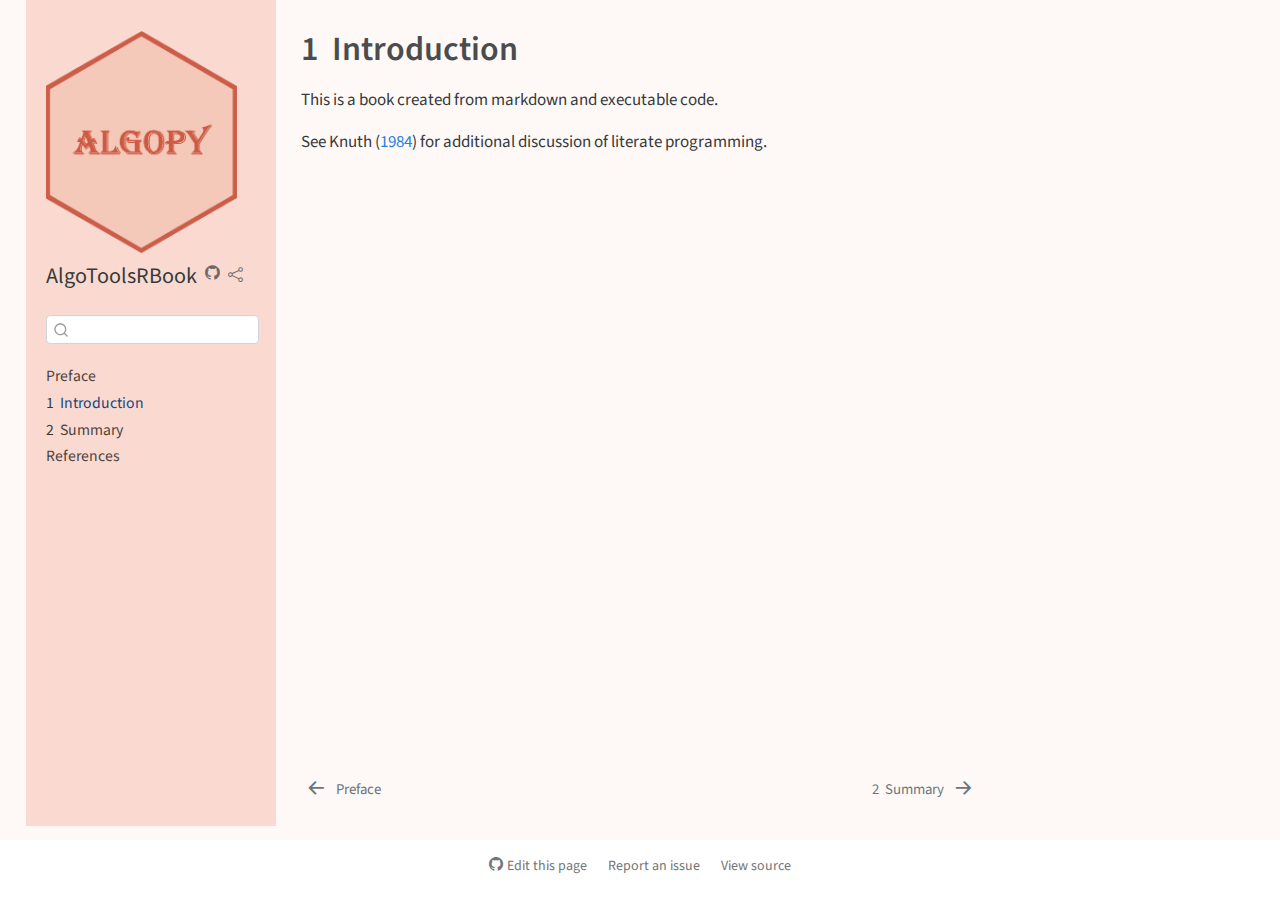
<file: _book/intro.html>
<!DOCTYPE html>
<html xmlns="http://www.w3.org/1999/xhtml" lang="en" xml:lang="en"><head>

<meta charset="utf-8">
<meta name="generator" content="quarto-1.3.450">

<meta name="viewport" content="width=device-width, initial-scale=1.0, user-scalable=yes">

<meta name="description" content="AlgoToolsR User Manual.">

<title>AlgoToolsRBook - 1&nbsp; Introduction</title>
<style>
code{white-space: pre-wrap;}
span.smallcaps{font-variant: small-caps;}
div.columns{display: flex; gap: min(4vw, 1.5em);}
div.column{flex: auto; overflow-x: auto;}
div.hanging-indent{margin-left: 1.5em; text-indent: -1.5em;}
ul.task-list{list-style: none;}
ul.task-list li input[type="checkbox"] {
  width: 0.8em;
  margin: 0 0.8em 0.2em -1em; /* quarto-specific, see https://github.com/quarto-dev/quarto-cli/issues/4556 */ 
  vertical-align: middle;
}
/* CSS for citations */
div.csl-bib-body { }
div.csl-entry {
  clear: both;
}
.hanging-indent div.csl-entry {
  margin-left:2em;
  text-indent:-2em;
}
div.csl-left-margin {
  min-width:2em;
  float:left;
}
div.csl-right-inline {
  margin-left:2em;
  padding-left:1em;
}
div.csl-indent {
  margin-left: 2em;
}</style>


<script src="site_libs/quarto-nav/quarto-nav.js"></script>
<script src="site_libs/quarto-nav/headroom.min.js"></script>
<script src="site_libs/clipboard/clipboard.min.js"></script>
<script src="site_libs/quarto-search/autocomplete.umd.js"></script>
<script src="site_libs/quarto-search/fuse.min.js"></script>
<script src="site_libs/quarto-search/quarto-search.js"></script>
<meta name="quarto:offset" content="./">
<link href="./summary.html" rel="next">
<link href="./index.html" rel="prev">
<link href="./AlgoToolsR_rlogo.png" rel="icon" type="image/png">
<script src="site_libs/quarto-html/quarto.js"></script>
<script src="site_libs/quarto-html/popper.min.js"></script>
<script src="site_libs/quarto-html/tippy.umd.min.js"></script>
<script src="site_libs/quarto-html/anchor.min.js"></script>
<link href="site_libs/quarto-html/tippy.css" rel="stylesheet">
<link href="site_libs/quarto-html/quarto-syntax-highlighting.css" rel="stylesheet" id="quarto-text-highlighting-styles">
<script src="site_libs/bootstrap/bootstrap.min.js"></script>
<link href="site_libs/bootstrap/bootstrap-icons.css" rel="stylesheet">
<link href="site_libs/bootstrap/bootstrap.min.css" rel="stylesheet" id="quarto-bootstrap" data-mode="light">
<script id="quarto-search-options" type="application/json">{
  "location": "sidebar",
  "copy-button": false,
  "collapse-after": 3,
  "panel-placement": "start",
  "type": "textbox",
  "limit": 20,
  "language": {
    "search-no-results-text": "No results",
    "search-matching-documents-text": "matching documents",
    "search-copy-link-title": "Copy link to search",
    "search-hide-matches-text": "Hide additional matches",
    "search-more-match-text": "more match in this document",
    "search-more-matches-text": "more matches in this document",
    "search-clear-button-title": "Clear",
    "search-detached-cancel-button-title": "Cancel",
    "search-submit-button-title": "Submit",
    "search-label": "Search"
  }
}</script>


<link rel="stylesheet" href="custom.css">
<meta property="og:title" content="AlgoToolsRBook - 1&nbsp; Introduction">
<meta property="og:description" content="R package AlgoToolsR.">
<meta property="og:image" content="https://github.com/SSSYDYSSS/CodeAestheticsRBook/blob/main/AlgoToolsR_rlogo.png">
<meta property="og:site-name" content="AlgoToolsRBook">
</head>

<body class="nav-sidebar floating">

<div id="quarto-search-results"></div>
  <header id="quarto-header" class="headroom fixed-top">
  <nav class="quarto-secondary-nav">
    <div class="container-fluid d-flex">
      <button type="button" class="quarto-btn-toggle btn" data-bs-toggle="collapse" data-bs-target="#quarto-sidebar,#quarto-sidebar-glass" aria-controls="quarto-sidebar" aria-expanded="false" aria-label="Toggle sidebar navigation" onclick="if (window.quartoToggleHeadroom) { window.quartoToggleHeadroom(); }">
        <i class="bi bi-layout-text-sidebar-reverse"></i>
      </button>
      <nav class="quarto-page-breadcrumbs" aria-label="breadcrumb"><ol class="breadcrumb"><li class="breadcrumb-item"><a href="./intro.html"><span class="chapter-number">1</span>&nbsp; <span class="chapter-title">Introduction</span></a></li></ol></nav>
      <a class="flex-grow-1" role="button" data-bs-toggle="collapse" data-bs-target="#quarto-sidebar,#quarto-sidebar-glass" aria-controls="quarto-sidebar" aria-expanded="false" aria-label="Toggle sidebar navigation" onclick="if (window.quartoToggleHeadroom) { window.quartoToggleHeadroom(); }">      
      </a>
      <button type="button" class="btn quarto-search-button" aria-label="" onclick="window.quartoOpenSearch();">
        <i class="bi bi-search"></i>
      </button>
    </div>
  </nav>
</header>
<!-- content -->
<div id="quarto-content" class="quarto-container page-columns page-rows-contents page-layout-article">
<!-- sidebar -->
  <nav id="quarto-sidebar" class="sidebar collapse collapse-horizontal sidebar-navigation floating overflow-auto">
    <div class="pt-lg-2 mt-2 text-left sidebar-header sidebar-header-stacked">
      <a href="./index.html" class="sidebar-logo-link">
      <img src="./AlgoToolsR_rlogo.png" alt="" class="sidebar-logo py-0 d-lg-inline d-none">
      </a>
    <div class="sidebar-title mb-0 py-0">
      <a href="./">AlgoToolsRBook</a> 
        <div class="sidebar-tools-main">
    <a href="https://github.com/SSSYDYSSS/AlgoToolsRBook" rel="" title="Source Code" class="quarto-navigation-tool px-1" aria-label="Source Code"><i class="bi bi-github"></i></a>
    <div class="dropdown">
      <a href="" title="Share" id="quarto-navigation-tool-dropdown-0" class="quarto-navigation-tool dropdown-toggle px-1" data-bs-toggle="dropdown" aria-expanded="false" aria-label="Share"><i class="bi bi-share"></i></a>
      <ul class="dropdown-menu" aria-labelledby="quarto-navigation-tool-dropdown-0">
          <li>
            <a class="dropdown-item sidebar-tools-main-item" href="https://twitter.com/intent/tweet?url=|url|">
              <i class="bi bi-bi-twitter pe-1"></i>
            Twitter
            </a>
          </li>
          <li>
            <a class="dropdown-item sidebar-tools-main-item" href="https://www.facebook.com/sharer/sharer.php?u=|url|">
              <i class="bi bi-bi-facebook pe-1"></i>
            Facebook
            </a>
          </li>
          <li>
            <a class="dropdown-item sidebar-tools-main-item" href="https://www.linkedin.com/sharing/share-offsite/?url=|url|">
              <i class="bi bi-bi-linkedin pe-1"></i>
            LinkedIn
            </a>
          </li>
      </ul>
    </div>
</div>
    </div>
      </div>
        <div class="mt-2 flex-shrink-0 align-items-center">
        <div class="sidebar-search">
        <div id="quarto-search" class="" title="Search"></div>
        </div>
        </div>
    <div class="sidebar-menu-container"> 
    <ul class="list-unstyled mt-1">
        <li class="sidebar-item">
  <div class="sidebar-item-container"> 
  <a href="./index.html" class="sidebar-item-text sidebar-link">
 <span class="menu-text">Preface</span></a>
  </div>
</li>
        <li class="sidebar-item">
  <div class="sidebar-item-container"> 
  <a href="./intro.html" class="sidebar-item-text sidebar-link active">
 <span class="menu-text"><span class="chapter-number">1</span>&nbsp; <span class="chapter-title">Introduction</span></span></a>
  </div>
</li>
        <li class="sidebar-item">
  <div class="sidebar-item-container"> 
  <a href="./summary.html" class="sidebar-item-text sidebar-link">
 <span class="menu-text"><span class="chapter-number">2</span>&nbsp; <span class="chapter-title">Summary</span></span></a>
  </div>
</li>
        <li class="sidebar-item">
  <div class="sidebar-item-container"> 
  <a href="./references.html" class="sidebar-item-text sidebar-link">
 <span class="menu-text">References</span></a>
  </div>
</li>
    </ul>
    </div>
</nav>
<div id="quarto-sidebar-glass" data-bs-toggle="collapse" data-bs-target="#quarto-sidebar,#quarto-sidebar-glass"></div>
<!-- margin-sidebar -->
    <div id="quarto-margin-sidebar" class="sidebar margin-sidebar">
        
    </div>
<!-- main -->
<main class="content" id="quarto-document-content">

<header id="title-block-header" class="quarto-title-block default">
<div class="quarto-title">
<h1 class="title"><span class="chapter-number">1</span>&nbsp; <span class="chapter-title">Introduction</span></h1>
</div>



<div class="quarto-title-meta">

    
  
    
  </div>
  

</header>

<p>This is a book created from markdown and executable code.</p>
<p>See <span class="citation" data-cites="knuth84">Knuth (<a href="references.html#ref-knuth84" role="doc-biblioref">1984</a>)</span> for additional discussion of literate programming.</p>


<div id="refs" class="references csl-bib-body hanging-indent" role="list" style="display: none">
<div id="ref-knuth84" class="csl-entry" role="listitem">
Knuth, Donald E. 1984. <span>“Literate Programming.”</span> <em>Comput. J.</em> 27 (2): 97–111. <a href="https://doi.org/10.1093/comjnl/27.2.97">https://doi.org/10.1093/comjnl/27.2.97</a>.
</div>
</div>

</main> <!-- /main -->
<script id="quarto-html-after-body" type="application/javascript">
window.document.addEventListener("DOMContentLoaded", function (event) {
  const toggleBodyColorMode = (bsSheetEl) => {
    const mode = bsSheetEl.getAttribute("data-mode");
    const bodyEl = window.document.querySelector("body");
    if (mode === "dark") {
      bodyEl.classList.add("quarto-dark");
      bodyEl.classList.remove("quarto-light");
    } else {
      bodyEl.classList.add("quarto-light");
      bodyEl.classList.remove("quarto-dark");
    }
  }
  const toggleBodyColorPrimary = () => {
    const bsSheetEl = window.document.querySelector("link#quarto-bootstrap");
    if (bsSheetEl) {
      toggleBodyColorMode(bsSheetEl);
    }
  }
  toggleBodyColorPrimary();  
  const icon = "";
  const anchorJS = new window.AnchorJS();
  anchorJS.options = {
    placement: 'right',
    icon: icon
  };
  anchorJS.add('.anchored');
  const isCodeAnnotation = (el) => {
    for (const clz of el.classList) {
      if (clz.startsWith('code-annotation-')) {                     
        return true;
      }
    }
    return false;
  }
  const clipboard = new window.ClipboardJS('.code-copy-button', {
    text: function(trigger) {
      const codeEl = trigger.previousElementSibling.cloneNode(true);
      for (const childEl of codeEl.children) {
        if (isCodeAnnotation(childEl)) {
          childEl.remove();
        }
      }
      return codeEl.innerText;
    }
  });
  clipboard.on('success', function(e) {
    // button target
    const button = e.trigger;
    // don't keep focus
    button.blur();
    // flash "checked"
    button.classList.add('code-copy-button-checked');
    var currentTitle = button.getAttribute("title");
    button.setAttribute("title", "Copied!");
    let tooltip;
    if (window.bootstrap) {
      button.setAttribute("data-bs-toggle", "tooltip");
      button.setAttribute("data-bs-placement", "left");
      button.setAttribute("data-bs-title", "Copied!");
      tooltip = new bootstrap.Tooltip(button, 
        { trigger: "manual", 
          customClass: "code-copy-button-tooltip",
          offset: [0, -8]});
      tooltip.show();    
    }
    setTimeout(function() {
      if (tooltip) {
        tooltip.hide();
        button.removeAttribute("data-bs-title");
        button.removeAttribute("data-bs-toggle");
        button.removeAttribute("data-bs-placement");
      }
      button.setAttribute("title", currentTitle);
      button.classList.remove('code-copy-button-checked');
    }, 1000);
    // clear code selection
    e.clearSelection();
  });
  function tippyHover(el, contentFn) {
    const config = {
      allowHTML: true,
      content: contentFn,
      maxWidth: 500,
      delay: 100,
      arrow: false,
      appendTo: function(el) {
          return el.parentElement;
      },
      interactive: true,
      interactiveBorder: 10,
      theme: 'quarto',
      placement: 'bottom-start'
    };
    window.tippy(el, config); 
  }
  const noterefs = window.document.querySelectorAll('a[role="doc-noteref"]');
  for (var i=0; i<noterefs.length; i++) {
    const ref = noterefs[i];
    tippyHover(ref, function() {
      // use id or data attribute instead here
      let href = ref.getAttribute('data-footnote-href') || ref.getAttribute('href');
      try { href = new URL(href).hash; } catch {}
      const id = href.replace(/^#\/?/, "");
      const note = window.document.getElementById(id);
      return note.innerHTML;
    });
  }
      let selectedAnnoteEl;
      const selectorForAnnotation = ( cell, annotation) => {
        let cellAttr = 'data-code-cell="' + cell + '"';
        let lineAttr = 'data-code-annotation="' +  annotation + '"';
        const selector = 'span[' + cellAttr + '][' + lineAttr + ']';
        return selector;
      }
      const selectCodeLines = (annoteEl) => {
        const doc = window.document;
        const targetCell = annoteEl.getAttribute("data-target-cell");
        const targetAnnotation = annoteEl.getAttribute("data-target-annotation");
        const annoteSpan = window.document.querySelector(selectorForAnnotation(targetCell, targetAnnotation));
        const lines = annoteSpan.getAttribute("data-code-lines").split(",");
        const lineIds = lines.map((line) => {
          return targetCell + "-" + line;
        })
        let top = null;
        let height = null;
        let parent = null;
        if (lineIds.length > 0) {
            //compute the position of the single el (top and bottom and make a div)
            const el = window.document.getElementById(lineIds[0]);
            top = el.offsetTop;
            height = el.offsetHeight;
            parent = el.parentElement.parentElement;
          if (lineIds.length > 1) {
            const lastEl = window.document.getElementById(lineIds[lineIds.length - 1]);
            const bottom = lastEl.offsetTop + lastEl.offsetHeight;
            height = bottom - top;
          }
          if (top !== null && height !== null && parent !== null) {
            // cook up a div (if necessary) and position it 
            let div = window.document.getElementById("code-annotation-line-highlight");
            if (div === null) {
              div = window.document.createElement("div");
              div.setAttribute("id", "code-annotation-line-highlight");
              div.style.position = 'absolute';
              parent.appendChild(div);
            }
            div.style.top = top - 2 + "px";
            div.style.height = height + 4 + "px";
            let gutterDiv = window.document.getElementById("code-annotation-line-highlight-gutter");
            if (gutterDiv === null) {
              gutterDiv = window.document.createElement("div");
              gutterDiv.setAttribute("id", "code-annotation-line-highlight-gutter");
              gutterDiv.style.position = 'absolute';
              const codeCell = window.document.getElementById(targetCell);
              const gutter = codeCell.querySelector('.code-annotation-gutter');
              gutter.appendChild(gutterDiv);
            }
            gutterDiv.style.top = top - 2 + "px";
            gutterDiv.style.height = height + 4 + "px";
          }
          selectedAnnoteEl = annoteEl;
        }
      };
      const unselectCodeLines = () => {
        const elementsIds = ["code-annotation-line-highlight", "code-annotation-line-highlight-gutter"];
        elementsIds.forEach((elId) => {
          const div = window.document.getElementById(elId);
          if (div) {
            div.remove();
          }
        });
        selectedAnnoteEl = undefined;
      };
      // Attach click handler to the DT
      const annoteDls = window.document.querySelectorAll('dt[data-target-cell]');
      for (const annoteDlNode of annoteDls) {
        annoteDlNode.addEventListener('click', (event) => {
          const clickedEl = event.target;
          if (clickedEl !== selectedAnnoteEl) {
            unselectCodeLines();
            const activeEl = window.document.querySelector('dt[data-target-cell].code-annotation-active');
            if (activeEl) {
              activeEl.classList.remove('code-annotation-active');
            }
            selectCodeLines(clickedEl);
            clickedEl.classList.add('code-annotation-active');
          } else {
            // Unselect the line
            unselectCodeLines();
            clickedEl.classList.remove('code-annotation-active');
          }
        });
      }
  const findCites = (el) => {
    const parentEl = el.parentElement;
    if (parentEl) {
      const cites = parentEl.dataset.cites;
      if (cites) {
        return {
          el,
          cites: cites.split(' ')
        };
      } else {
        return findCites(el.parentElement)
      }
    } else {
      return undefined;
    }
  };
  var bibliorefs = window.document.querySelectorAll('a[role="doc-biblioref"]');
  for (var i=0; i<bibliorefs.length; i++) {
    const ref = bibliorefs[i];
    const citeInfo = findCites(ref);
    if (citeInfo) {
      tippyHover(citeInfo.el, function() {
        var popup = window.document.createElement('div');
        citeInfo.cites.forEach(function(cite) {
          var citeDiv = window.document.createElement('div');
          citeDiv.classList.add('hanging-indent');
          citeDiv.classList.add('csl-entry');
          var biblioDiv = window.document.getElementById('ref-' + cite);
          if (biblioDiv) {
            citeDiv.innerHTML = biblioDiv.innerHTML;
          }
          popup.appendChild(citeDiv);
        });
        return popup.innerHTML;
      });
    }
  }
});
</script>
<script src="https://giscus.app/client.js" data-repo="SSSYDYSSS/AlgoToolsRBook" data-repo-id="R_kgDOKjTvYw" data-category="General" data-category-id="DIC_kwDOKjTvY84CaVTP" data-mapping="title" data-reactions-enabled="1" data-emit-metadata="0" data-input-position="top" data-theme="light" data-lang="en" crossorigin="anonymous" async="">
</script>
<nav class="page-navigation">
  <div class="nav-page nav-page-previous">
      <a href="./index.html" class="pagination-link">
        <i class="bi bi-arrow-left-short"></i> <span class="nav-page-text">Preface</span>
      </a>          
  </div>
  <div class="nav-page nav-page-next">
      <a href="./summary.html" class="pagination-link">
        <span class="nav-page-text"><span class="chapter-number">2</span>&nbsp; <span class="chapter-title">Summary</span></span> <i class="bi bi-arrow-right-short"></i>
      </a>
  </div>
</nav>
</div> <!-- /content -->



<footer class="footer"><div class="nav-footer"><div class="nav-footer-center"><div class="toc-actions"><div><i class="bi bi-github"></i></div><div class="action-links"><p><a href="https://github.com/SSSYDYSSS/AlgoToolsRBook/edit/main/intro.qmd" class="toc-action">Edit this page</a></p><p><a href="https://github.com/SSSYDYSSS/AlgoToolsRBook/issues/new" class="toc-action">Report an issue</a></p><p><a href="https://github.com/SSSYDYSSS/AlgoToolsRBook/blob/main/intro.qmd" class="toc-action">View source</a></p></div></div></div></div></footer></body></html>
</file>
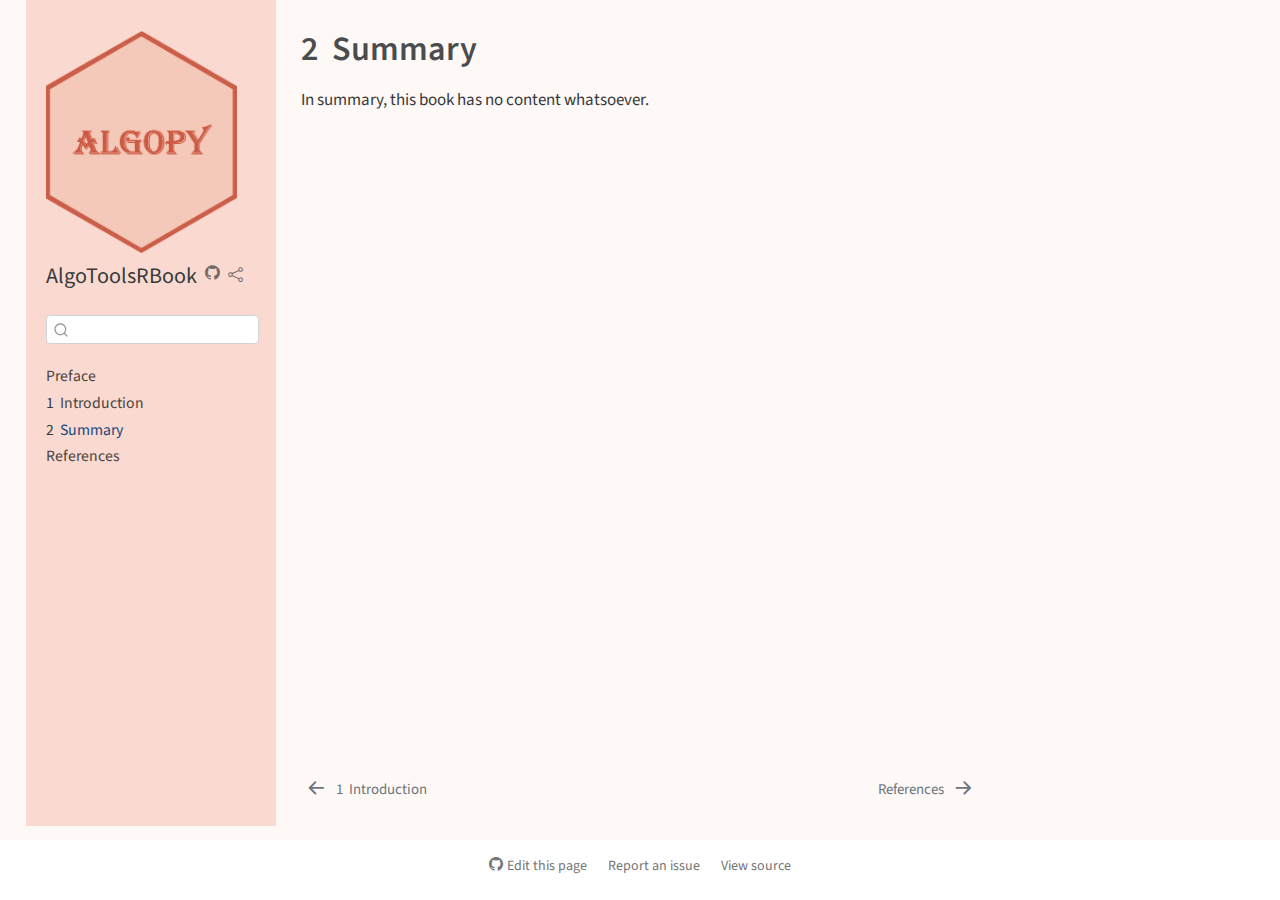
<file: _book/summary.html>
<!DOCTYPE html>
<html xmlns="http://www.w3.org/1999/xhtml" lang="en" xml:lang="en"><head>

<meta charset="utf-8">
<meta name="generator" content="quarto-1.3.450">

<meta name="viewport" content="width=device-width, initial-scale=1.0, user-scalable=yes">

<meta name="description" content="AlgoToolsR User Manual.">

<title>AlgoToolsRBook - 2&nbsp; Summary</title>
<style>
code{white-space: pre-wrap;}
span.smallcaps{font-variant: small-caps;}
div.columns{display: flex; gap: min(4vw, 1.5em);}
div.column{flex: auto; overflow-x: auto;}
div.hanging-indent{margin-left: 1.5em; text-indent: -1.5em;}
ul.task-list{list-style: none;}
ul.task-list li input[type="checkbox"] {
  width: 0.8em;
  margin: 0 0.8em 0.2em -1em; /* quarto-specific, see https://github.com/quarto-dev/quarto-cli/issues/4556 */ 
  vertical-align: middle;
}
</style>


<script src="site_libs/quarto-nav/quarto-nav.js"></script>
<script src="site_libs/quarto-nav/headroom.min.js"></script>
<script src="site_libs/clipboard/clipboard.min.js"></script>
<script src="site_libs/quarto-search/autocomplete.umd.js"></script>
<script src="site_libs/quarto-search/fuse.min.js"></script>
<script src="site_libs/quarto-search/quarto-search.js"></script>
<meta name="quarto:offset" content="./">
<link href="./references.html" rel="next">
<link href="./intro.html" rel="prev">
<link href="./AlgoToolsR_rlogo.png" rel="icon" type="image/png">
<script src="site_libs/quarto-html/quarto.js"></script>
<script src="site_libs/quarto-html/popper.min.js"></script>
<script src="site_libs/quarto-html/tippy.umd.min.js"></script>
<script src="site_libs/quarto-html/anchor.min.js"></script>
<link href="site_libs/quarto-html/tippy.css" rel="stylesheet">
<link href="site_libs/quarto-html/quarto-syntax-highlighting.css" rel="stylesheet" id="quarto-text-highlighting-styles">
<script src="site_libs/bootstrap/bootstrap.min.js"></script>
<link href="site_libs/bootstrap/bootstrap-icons.css" rel="stylesheet">
<link href="site_libs/bootstrap/bootstrap.min.css" rel="stylesheet" id="quarto-bootstrap" data-mode="light">
<script id="quarto-search-options" type="application/json">{
  "location": "sidebar",
  "copy-button": false,
  "collapse-after": 3,
  "panel-placement": "start",
  "type": "textbox",
  "limit": 20,
  "language": {
    "search-no-results-text": "No results",
    "search-matching-documents-text": "matching documents",
    "search-copy-link-title": "Copy link to search",
    "search-hide-matches-text": "Hide additional matches",
    "search-more-match-text": "more match in this document",
    "search-more-matches-text": "more matches in this document",
    "search-clear-button-title": "Clear",
    "search-detached-cancel-button-title": "Cancel",
    "search-submit-button-title": "Submit",
    "search-label": "Search"
  }
}</script>


<link rel="stylesheet" href="custom.css">
<meta property="og:title" content="AlgoToolsRBook - 2&nbsp; Summary">
<meta property="og:description" content="R package AlgoToolsR.">
<meta property="og:image" content="https://github.com/SSSYDYSSS/CodeAestheticsRBook/blob/main/AlgoToolsR_rlogo.png">
<meta property="og:site-name" content="AlgoToolsRBook">
</head>

<body class="nav-sidebar floating">

<div id="quarto-search-results"></div>
  <header id="quarto-header" class="headroom fixed-top">
  <nav class="quarto-secondary-nav">
    <div class="container-fluid d-flex">
      <button type="button" class="quarto-btn-toggle btn" data-bs-toggle="collapse" data-bs-target="#quarto-sidebar,#quarto-sidebar-glass" aria-controls="quarto-sidebar" aria-expanded="false" aria-label="Toggle sidebar navigation" onclick="if (window.quartoToggleHeadroom) { window.quartoToggleHeadroom(); }">
        <i class="bi bi-layout-text-sidebar-reverse"></i>
      </button>
      <nav class="quarto-page-breadcrumbs" aria-label="breadcrumb"><ol class="breadcrumb"><li class="breadcrumb-item"><a href="./summary.html"><span class="chapter-number">2</span>&nbsp; <span class="chapter-title">Summary</span></a></li></ol></nav>
      <a class="flex-grow-1" role="button" data-bs-toggle="collapse" data-bs-target="#quarto-sidebar,#quarto-sidebar-glass" aria-controls="quarto-sidebar" aria-expanded="false" aria-label="Toggle sidebar navigation" onclick="if (window.quartoToggleHeadroom) { window.quartoToggleHeadroom(); }">      
      </a>
      <button type="button" class="btn quarto-search-button" aria-label="" onclick="window.quartoOpenSearch();">
        <i class="bi bi-search"></i>
      </button>
    </div>
  </nav>
</header>
<!-- content -->
<div id="quarto-content" class="quarto-container page-columns page-rows-contents page-layout-article">
<!-- sidebar -->
  <nav id="quarto-sidebar" class="sidebar collapse collapse-horizontal sidebar-navigation floating overflow-auto">
    <div class="pt-lg-2 mt-2 text-left sidebar-header sidebar-header-stacked">
      <a href="./index.html" class="sidebar-logo-link">
      <img src="./AlgoToolsR_rlogo.png" alt="" class="sidebar-logo py-0 d-lg-inline d-none">
      </a>
    <div class="sidebar-title mb-0 py-0">
      <a href="./">AlgoToolsRBook</a> 
        <div class="sidebar-tools-main">
    <a href="https://github.com/SSSYDYSSS/AlgoToolsRBook" rel="" title="Source Code" class="quarto-navigation-tool px-1" aria-label="Source Code"><i class="bi bi-github"></i></a>
    <div class="dropdown">
      <a href="" title="Share" id="quarto-navigation-tool-dropdown-0" class="quarto-navigation-tool dropdown-toggle px-1" data-bs-toggle="dropdown" aria-expanded="false" aria-label="Share"><i class="bi bi-share"></i></a>
      <ul class="dropdown-menu" aria-labelledby="quarto-navigation-tool-dropdown-0">
          <li>
            <a class="dropdown-item sidebar-tools-main-item" href="https://twitter.com/intent/tweet?url=|url|">
              <i class="bi bi-bi-twitter pe-1"></i>
            Twitter
            </a>
          </li>
          <li>
            <a class="dropdown-item sidebar-tools-main-item" href="https://www.facebook.com/sharer/sharer.php?u=|url|">
              <i class="bi bi-bi-facebook pe-1"></i>
            Facebook
            </a>
          </li>
          <li>
            <a class="dropdown-item sidebar-tools-main-item" href="https://www.linkedin.com/sharing/share-offsite/?url=|url|">
              <i class="bi bi-bi-linkedin pe-1"></i>
            LinkedIn
            </a>
          </li>
      </ul>
    </div>
</div>
    </div>
      </div>
        <div class="mt-2 flex-shrink-0 align-items-center">
        <div class="sidebar-search">
        <div id="quarto-search" class="" title="Search"></div>
        </div>
        </div>
    <div class="sidebar-menu-container"> 
    <ul class="list-unstyled mt-1">
        <li class="sidebar-item">
  <div class="sidebar-item-container"> 
  <a href="./index.html" class="sidebar-item-text sidebar-link">
 <span class="menu-text">Preface</span></a>
  </div>
</li>
        <li class="sidebar-item">
  <div class="sidebar-item-container"> 
  <a href="./intro.html" class="sidebar-item-text sidebar-link">
 <span class="menu-text"><span class="chapter-number">1</span>&nbsp; <span class="chapter-title">Introduction</span></span></a>
  </div>
</li>
        <li class="sidebar-item">
  <div class="sidebar-item-container"> 
  <a href="./summary.html" class="sidebar-item-text sidebar-link active">
 <span class="menu-text"><span class="chapter-number">2</span>&nbsp; <span class="chapter-title">Summary</span></span></a>
  </div>
</li>
        <li class="sidebar-item">
  <div class="sidebar-item-container"> 
  <a href="./references.html" class="sidebar-item-text sidebar-link">
 <span class="menu-text">References</span></a>
  </div>
</li>
    </ul>
    </div>
</nav>
<div id="quarto-sidebar-glass" data-bs-toggle="collapse" data-bs-target="#quarto-sidebar,#quarto-sidebar-glass"></div>
<!-- margin-sidebar -->
    <div id="quarto-margin-sidebar" class="sidebar margin-sidebar">
        
    </div>
<!-- main -->
<main class="content" id="quarto-document-content">

<header id="title-block-header" class="quarto-title-block default">
<div class="quarto-title">
<h1 class="title"><span class="chapter-number">2</span>&nbsp; <span class="chapter-title">Summary</span></h1>
</div>



<div class="quarto-title-meta">

    
  
    
  </div>
  

</header>

<p>In summary, this book has no content whatsoever.</p>



</main> <!-- /main -->
<script id="quarto-html-after-body" type="application/javascript">
window.document.addEventListener("DOMContentLoaded", function (event) {
  const toggleBodyColorMode = (bsSheetEl) => {
    const mode = bsSheetEl.getAttribute("data-mode");
    const bodyEl = window.document.querySelector("body");
    if (mode === "dark") {
      bodyEl.classList.add("quarto-dark");
      bodyEl.classList.remove("quarto-light");
    } else {
      bodyEl.classList.add("quarto-light");
      bodyEl.classList.remove("quarto-dark");
    }
  }
  const toggleBodyColorPrimary = () => {
    const bsSheetEl = window.document.querySelector("link#quarto-bootstrap");
    if (bsSheetEl) {
      toggleBodyColorMode(bsSheetEl);
    }
  }
  toggleBodyColorPrimary();  
  const icon = "";
  const anchorJS = new window.AnchorJS();
  anchorJS.options = {
    placement: 'right',
    icon: icon
  };
  anchorJS.add('.anchored');
  const isCodeAnnotation = (el) => {
    for (const clz of el.classList) {
      if (clz.startsWith('code-annotation-')) {                     
        return true;
      }
    }
    return false;
  }
  const clipboard = new window.ClipboardJS('.code-copy-button', {
    text: function(trigger) {
      const codeEl = trigger.previousElementSibling.cloneNode(true);
      for (const childEl of codeEl.children) {
        if (isCodeAnnotation(childEl)) {
          childEl.remove();
        }
      }
      return codeEl.innerText;
    }
  });
  clipboard.on('success', function(e) {
    // button target
    const button = e.trigger;
    // don't keep focus
    button.blur();
    // flash "checked"
    button.classList.add('code-copy-button-checked');
    var currentTitle = button.getAttribute("title");
    button.setAttribute("title", "Copied!");
    let tooltip;
    if (window.bootstrap) {
      button.setAttribute("data-bs-toggle", "tooltip");
      button.setAttribute("data-bs-placement", "left");
      button.setAttribute("data-bs-title", "Copied!");
      tooltip = new bootstrap.Tooltip(button, 
        { trigger: "manual", 
          customClass: "code-copy-button-tooltip",
          offset: [0, -8]});
      tooltip.show();    
    }
    setTimeout(function() {
      if (tooltip) {
        tooltip.hide();
        button.removeAttribute("data-bs-title");
        button.removeAttribute("data-bs-toggle");
        button.removeAttribute("data-bs-placement");
      }
      button.setAttribute("title", currentTitle);
      button.classList.remove('code-copy-button-checked');
    }, 1000);
    // clear code selection
    e.clearSelection();
  });
  function tippyHover(el, contentFn) {
    const config = {
      allowHTML: true,
      content: contentFn,
      maxWidth: 500,
      delay: 100,
      arrow: false,
      appendTo: function(el) {
          return el.parentElement;
      },
      interactive: true,
      interactiveBorder: 10,
      theme: 'quarto',
      placement: 'bottom-start'
    };
    window.tippy(el, config); 
  }
  const noterefs = window.document.querySelectorAll('a[role="doc-noteref"]');
  for (var i=0; i<noterefs.length; i++) {
    const ref = noterefs[i];
    tippyHover(ref, function() {
      // use id or data attribute instead here
      let href = ref.getAttribute('data-footnote-href') || ref.getAttribute('href');
      try { href = new URL(href).hash; } catch {}
      const id = href.replace(/^#\/?/, "");
      const note = window.document.getElementById(id);
      return note.innerHTML;
    });
  }
      let selectedAnnoteEl;
      const selectorForAnnotation = ( cell, annotation) => {
        let cellAttr = 'data-code-cell="' + cell + '"';
        let lineAttr = 'data-code-annotation="' +  annotation + '"';
        const selector = 'span[' + cellAttr + '][' + lineAttr + ']';
        return selector;
      }
      const selectCodeLines = (annoteEl) => {
        const doc = window.document;
        const targetCell = annoteEl.getAttribute("data-target-cell");
        const targetAnnotation = annoteEl.getAttribute("data-target-annotation");
        const annoteSpan = window.document.querySelector(selectorForAnnotation(targetCell, targetAnnotation));
        const lines = annoteSpan.getAttribute("data-code-lines").split(",");
        const lineIds = lines.map((line) => {
          return targetCell + "-" + line;
        })
        let top = null;
        let height = null;
        let parent = null;
        if (lineIds.length > 0) {
            //compute the position of the single el (top and bottom and make a div)
            const el = window.document.getElementById(lineIds[0]);
            top = el.offsetTop;
            height = el.offsetHeight;
            parent = el.parentElement.parentElement;
          if (lineIds.length > 1) {
            const lastEl = window.document.getElementById(lineIds[lineIds.length - 1]);
            const bottom = lastEl.offsetTop + lastEl.offsetHeight;
            height = bottom - top;
          }
          if (top !== null && height !== null && parent !== null) {
            // cook up a div (if necessary) and position it 
            let div = window.document.getElementById("code-annotation-line-highlight");
            if (div === null) {
              div = window.document.createElement("div");
              div.setAttribute("id", "code-annotation-line-highlight");
              div.style.position = 'absolute';
              parent.appendChild(div);
            }
            div.style.top = top - 2 + "px";
            div.style.height = height + 4 + "px";
            let gutterDiv = window.document.getElementById("code-annotation-line-highlight-gutter");
            if (gutterDiv === null) {
              gutterDiv = window.document.createElement("div");
              gutterDiv.setAttribute("id", "code-annotation-line-highlight-gutter");
              gutterDiv.style.position = 'absolute';
              const codeCell = window.document.getElementById(targetCell);
              const gutter = codeCell.querySelector('.code-annotation-gutter');
              gutter.appendChild(gutterDiv);
            }
            gutterDiv.style.top = top - 2 + "px";
            gutterDiv.style.height = height + 4 + "px";
          }
          selectedAnnoteEl = annoteEl;
        }
      };
      const unselectCodeLines = () => {
        const elementsIds = ["code-annotation-line-highlight", "code-annotation-line-highlight-gutter"];
        elementsIds.forEach((elId) => {
          const div = window.document.getElementById(elId);
          if (div) {
            div.remove();
          }
        });
        selectedAnnoteEl = undefined;
      };
      // Attach click handler to the DT
      const annoteDls = window.document.querySelectorAll('dt[data-target-cell]');
      for (const annoteDlNode of annoteDls) {
        annoteDlNode.addEventListener('click', (event) => {
          const clickedEl = event.target;
          if (clickedEl !== selectedAnnoteEl) {
            unselectCodeLines();
            const activeEl = window.document.querySelector('dt[data-target-cell].code-annotation-active');
            if (activeEl) {
              activeEl.classList.remove('code-annotation-active');
            }
            selectCodeLines(clickedEl);
            clickedEl.classList.add('code-annotation-active');
          } else {
            // Unselect the line
            unselectCodeLines();
            clickedEl.classList.remove('code-annotation-active');
          }
        });
      }
  const findCites = (el) => {
    const parentEl = el.parentElement;
    if (parentEl) {
      const cites = parentEl.dataset.cites;
      if (cites) {
        return {
          el,
          cites: cites.split(' ')
        };
      } else {
        return findCites(el.parentElement)
      }
    } else {
      return undefined;
    }
  };
  var bibliorefs = window.document.querySelectorAll('a[role="doc-biblioref"]');
  for (var i=0; i<bibliorefs.length; i++) {
    const ref = bibliorefs[i];
    const citeInfo = findCites(ref);
    if (citeInfo) {
      tippyHover(citeInfo.el, function() {
        var popup = window.document.createElement('div');
        citeInfo.cites.forEach(function(cite) {
          var citeDiv = window.document.createElement('div');
          citeDiv.classList.add('hanging-indent');
          citeDiv.classList.add('csl-entry');
          var biblioDiv = window.document.getElementById('ref-' + cite);
          if (biblioDiv) {
            citeDiv.innerHTML = biblioDiv.innerHTML;
          }
          popup.appendChild(citeDiv);
        });
        return popup.innerHTML;
      });
    }
  }
});
</script>
<script src="https://giscus.app/client.js" data-repo="SSSYDYSSS/AlgoToolsRBook" data-repo-id="R_kgDOKjTvYw" data-category="General" data-category-id="DIC_kwDOKjTvY84CaVTP" data-mapping="title" data-reactions-enabled="1" data-emit-metadata="0" data-input-position="top" data-theme="light" data-lang="en" crossorigin="anonymous" async="">
</script>
<nav class="page-navigation">
  <div class="nav-page nav-page-previous">
      <a href="./intro.html" class="pagination-link">
        <i class="bi bi-arrow-left-short"></i> <span class="nav-page-text"><span class="chapter-number">1</span>&nbsp; <span class="chapter-title">Introduction</span></span>
      </a>          
  </div>
  <div class="nav-page nav-page-next">
      <a href="./references.html" class="pagination-link">
        <span class="nav-page-text">References</span> <i class="bi bi-arrow-right-short"></i>
      </a>
  </div>
</nav>
</div> <!-- /content -->



<footer class="footer"><div class="nav-footer"><div class="nav-footer-center"><div class="toc-actions"><div><i class="bi bi-github"></i></div><div class="action-links"><p><a href="https://github.com/SSSYDYSSS/AlgoToolsRBook/edit/main/summary.qmd" class="toc-action">Edit this page</a></p><p><a href="https://github.com/SSSYDYSSS/AlgoToolsRBook/issues/new" class="toc-action">Report an issue</a></p><p><a href="https://github.com/SSSYDYSSS/AlgoToolsRBook/blob/main/summary.qmd" class="toc-action">View source</a></p></div></div></div></div></footer></body></html>
</file>
<file: site_libs/quarto-html/tippy.css>
.tippy-box[data-animation=fade][data-state=hidden]{opacity:0}[data-tippy-root]{max-width:calc(100vw - 10px)}.tippy-box{position:relative;background-color:#333;color:#fff;border-radius:4px;font-size:14px;line-height:1.4;white-space:normal;outline:0;transition-property:transform,visibility,opacity}.tippy-box[data-placement^=top]>.tippy-arrow{bottom:0}.tippy-box[data-placement^=top]>.tippy-arrow:before{bottom:-7px;left:0;border-width:8px 8px 0;border-top-color:initial;transform-origin:center top}.tippy-box[data-placement^=bottom]>.tippy-arrow{top:0}.tippy-box[data-placement^=bottom]>.tippy-arrow:before{top:-7px;left:0;border-width:0 8px 8px;border-bottom-color:initial;transform-origin:center bottom}.tippy-box[data-placement^=left]>.tippy-arrow{right:0}.tippy-box[data-placement^=left]>.tippy-arrow:before{border-width:8px 0 8px 8px;border-left-color:initial;right:-7px;transform-origin:center left}.tippy-box[data-placement^=right]>.tippy-arrow{left:0}.tippy-box[data-placement^=right]>.tippy-arrow:before{left:-7px;border-width:8px 8px 8px 0;border-right-color:initial;transform-origin:center right}.tippy-box[data-inertia][data-state=visible]{transition-timing-function:cubic-bezier(.54,1.5,.38,1.11)}.tippy-arrow{width:16px;height:16px;color:#333}.tippy-arrow:before{content:"";position:absolute;border-color:transparent;border-style:solid}.tippy-content{position:relative;padding:5px 9px;z-index:1}
</file>
<file: site_libs/quarto-html/quarto-syntax-highlighting.css>
/* quarto syntax highlight colors */
:root {
  --quarto-hl-ot-color: #003B4F;
  --quarto-hl-at-color: #657422;
  --quarto-hl-ss-color: #20794D;
  --quarto-hl-an-color: #5E5E5E;
  --quarto-hl-fu-color: #4758AB;
  --quarto-hl-st-color: #20794D;
  --quarto-hl-cf-color: #003B4F;
  --quarto-hl-op-color: #5E5E5E;
  --quarto-hl-er-color: #AD0000;
  --quarto-hl-bn-color: #AD0000;
  --quarto-hl-al-color: #AD0000;
  --quarto-hl-va-color: #111111;
  --quarto-hl-bu-color: inherit;
  --quarto-hl-ex-color: inherit;
  --quarto-hl-pp-color: #AD0000;
  --quarto-hl-in-color: #5E5E5E;
  --quarto-hl-vs-color: #20794D;
  --quarto-hl-wa-color: #5E5E5E;
  --quarto-hl-do-color: #5E5E5E;
  --quarto-hl-im-color: #00769E;
  --quarto-hl-ch-color: #20794D;
  --quarto-hl-dt-color: #AD0000;
  --quarto-hl-fl-color: #AD0000;
  --quarto-hl-co-color: #5E5E5E;
  --quarto-hl-cv-color: #5E5E5E;
  --quarto-hl-cn-color: #8f5902;
  --quarto-hl-sc-color: #5E5E5E;
  --quarto-hl-dv-color: #AD0000;
  --quarto-hl-kw-color: #003B4F;
}

/* other quarto variables */
:root {
  --quarto-font-monospace: SFMono-Regular, Menlo, Monaco, Consolas, "Liberation Mono", "Courier New", monospace;
}

pre > code.sourceCode > span {
  color: #003B4F;
}

code span {
  color: #003B4F;
}

code.sourceCode > span {
  color: #003B4F;
}

div.sourceCode,
div.sourceCode pre.sourceCode {
  color: #003B4F;
}

code span.ot {
  color: #003B4F;
  font-style: inherit;
}

code span.at {
  color: #657422;
  font-style: inherit;
}

code span.ss {
  color: #20794D;
  font-style: inherit;
}

code span.an {
  color: #5E5E5E;
  font-style: inherit;
}

code span.fu {
  color: #4758AB;
  font-style: inherit;
}

code span.st {
  color: #20794D;
  font-style: inherit;
}

code span.cf {
  color: #003B4F;
  font-style: inherit;
}

code span.op {
  color: #5E5E5E;
  font-style: inherit;
}

code span.er {
  color: #AD0000;
  font-style: inherit;
}

code span.bn {
  color: #AD0000;
  font-style: inherit;
}

code span.al {
  color: #AD0000;
  font-style: inherit;
}

code span.va {
  color: #111111;
  font-style: inherit;
}

code span.bu {
  font-style: inherit;
}

code span.ex {
  font-style: inherit;
}

code span.pp {
  color: #AD0000;
  font-style: inherit;
}

code span.in {
  color: #5E5E5E;
  font-style: inherit;
}

code span.vs {
  color: #20794D;
  font-style: inherit;
}

code span.wa {
  color: #5E5E5E;
  font-style: italic;
}

code span.do {
  color: #5E5E5E;
  font-style: italic;
}

code span.im {
  color: #00769E;
  font-style: inherit;
}

code span.ch {
  color: #20794D;
  font-style: inherit;
}

code span.dt {
  color: #AD0000;
  font-style: inherit;
}

code span.fl {
  color: #AD0000;
  font-style: inherit;
}

code span.co {
  color: #5E5E5E;
  font-style: inherit;
}

code span.cv {
  color: #5E5E5E;
  font-style: italic;
}

code span.cn {
  color: #8f5902;
  font-style: inherit;
}

code span.sc {
  color: #5E5E5E;
  font-style: inherit;
}

code span.dv {
  color: #AD0000;
  font-style: inherit;
}

code span.kw {
  color: #003B4F;
  font-style: inherit;
}

.prevent-inlining {
  content: "</";
}

/*# sourceMappingURL=debc5d5d77c3f9108843748ff7464032.css.map */
</file>
<file: custom.css>
.dataframe {
    display: inline-block;
}
.dataframe td {
    vertical-align: middle;
    text-align: right;
}
tbody tr:hover {background: rgba(66, 165, 245, 0.2);}
</file>
<file: _book/site_libs/quarto-html/tippy.css>
.tippy-box[data-animation=fade][data-state=hidden]{opacity:0}[data-tippy-root]{max-width:calc(100vw - 10px)}.tippy-box{position:relative;background-color:#333;color:#fff;border-radius:4px;font-size:14px;line-height:1.4;white-space:normal;outline:0;transition-property:transform,visibility,opacity}.tippy-box[data-placement^=top]>.tippy-arrow{bottom:0}.tippy-box[data-placement^=top]>.tippy-arrow:before{bottom:-7px;left:0;border-width:8px 8px 0;border-top-color:initial;transform-origin:center top}.tippy-box[data-placement^=bottom]>.tippy-arrow{top:0}.tippy-box[data-placement^=bottom]>.tippy-arrow:before{top:-7px;left:0;border-width:0 8px 8px;border-bottom-color:initial;transform-origin:center bottom}.tippy-box[data-placement^=left]>.tippy-arrow{right:0}.tippy-box[data-placement^=left]>.tippy-arrow:before{border-width:8px 0 8px 8px;border-left-color:initial;right:-7px;transform-origin:center left}.tippy-box[data-placement^=right]>.tippy-arrow{left:0}.tippy-box[data-placement^=right]>.tippy-arrow:before{left:-7px;border-width:8px 8px 8px 0;border-right-color:initial;transform-origin:center right}.tippy-box[data-inertia][data-state=visible]{transition-timing-function:cubic-bezier(.54,1.5,.38,1.11)}.tippy-arrow{width:16px;height:16px;color:#333}.tippy-arrow:before{content:"";position:absolute;border-color:transparent;border-style:solid}.tippy-content{position:relative;padding:5px 9px;z-index:1}
</file>
<file: _book/site_libs/quarto-html/quarto-syntax-highlighting.css>
/* quarto syntax highlight colors */
:root {
  --quarto-hl-ot-color: #003B4F;
  --quarto-hl-at-color: #657422;
  --quarto-hl-ss-color: #20794D;
  --quarto-hl-an-color: #5E5E5E;
  --quarto-hl-fu-color: #4758AB;
  --quarto-hl-st-color: #20794D;
  --quarto-hl-cf-color: #003B4F;
  --quarto-hl-op-color: #5E5E5E;
  --quarto-hl-er-color: #AD0000;
  --quarto-hl-bn-color: #AD0000;
  --quarto-hl-al-color: #AD0000;
  --quarto-hl-va-color: #111111;
  --quarto-hl-bu-color: inherit;
  --quarto-hl-ex-color: inherit;
  --quarto-hl-pp-color: #AD0000;
  --quarto-hl-in-color: #5E5E5E;
  --quarto-hl-vs-color: #20794D;
  --quarto-hl-wa-color: #5E5E5E;
  --quarto-hl-do-color: #5E5E5E;
  --quarto-hl-im-color: #00769E;
  --quarto-hl-ch-color: #20794D;
  --quarto-hl-dt-color: #AD0000;
  --quarto-hl-fl-color: #AD0000;
  --quarto-hl-co-color: #5E5E5E;
  --quarto-hl-cv-color: #5E5E5E;
  --quarto-hl-cn-color: #8f5902;
  --quarto-hl-sc-color: #5E5E5E;
  --quarto-hl-dv-color: #AD0000;
  --quarto-hl-kw-color: #003B4F;
}

/* other quarto variables */
:root {
  --quarto-font-monospace: SFMono-Regular, Menlo, Monaco, Consolas, "Liberation Mono", "Courier New", monospace;
}

pre > code.sourceCode > span {
  color: #003B4F;
}

code span {
  color: #003B4F;
}

code.sourceCode > span {
  color: #003B4F;
}

div.sourceCode,
div.sourceCode pre.sourceCode {
  color: #003B4F;
}

code span.ot {
  color: #003B4F;
  font-style: inherit;
}

code span.at {
  color: #657422;
  font-style: inherit;
}

code span.ss {
  color: #20794D;
  font-style: inherit;
}

code span.an {
  color: #5E5E5E;
  font-style: inherit;
}

code span.fu {
  color: #4758AB;
  font-style: inherit;
}

code span.st {
  color: #20794D;
  font-style: inherit;
}

code span.cf {
  color: #003B4F;
  font-style: inherit;
}

code span.op {
  color: #5E5E5E;
  font-style: inherit;
}

code span.er {
  color: #AD0000;
  font-style: inherit;
}

code span.bn {
  color: #AD0000;
  font-style: inherit;
}

code span.al {
  color: #AD0000;
  font-style: inherit;
}

code span.va {
  color: #111111;
  font-style: inherit;
}

code span.bu {
  font-style: inherit;
}

code span.ex {
  font-style: inherit;
}

code span.pp {
  color: #AD0000;
  font-style: inherit;
}

code span.in {
  color: #5E5E5E;
  font-style: inherit;
}

code span.vs {
  color: #20794D;
  font-style: inherit;
}

code span.wa {
  color: #5E5E5E;
  font-style: italic;
}

code span.do {
  color: #5E5E5E;
  font-style: italic;
}

code span.im {
  color: #00769E;
  font-style: inherit;
}

code span.ch {
  color: #20794D;
  font-style: inherit;
}

code span.dt {
  color: #AD0000;
  font-style: inherit;
}

code span.fl {
  color: #AD0000;
  font-style: inherit;
}

code span.co {
  color: #5E5E5E;
  font-style: inherit;
}

code span.cv {
  color: #5E5E5E;
  font-style: italic;
}

code span.cn {
  color: #8f5902;
  font-style: inherit;
}

code span.sc {
  color: #5E5E5E;
  font-style: inherit;
}

code span.dv {
  color: #AD0000;
  font-style: inherit;
}

code span.kw {
  color: #003B4F;
  font-style: inherit;
}

.prevent-inlining {
  content: "</";
}

/*# sourceMappingURL=debc5d5d77c3f9108843748ff7464032.css.map */
</file>
<file: _book/custom.css>
.dataframe {
    display: inline-block;
}
.dataframe td {
    vertical-align: middle;
    text-align: right;
}
tbody tr:hover {background: rgba(66, 165, 245, 0.2);}
</file>
